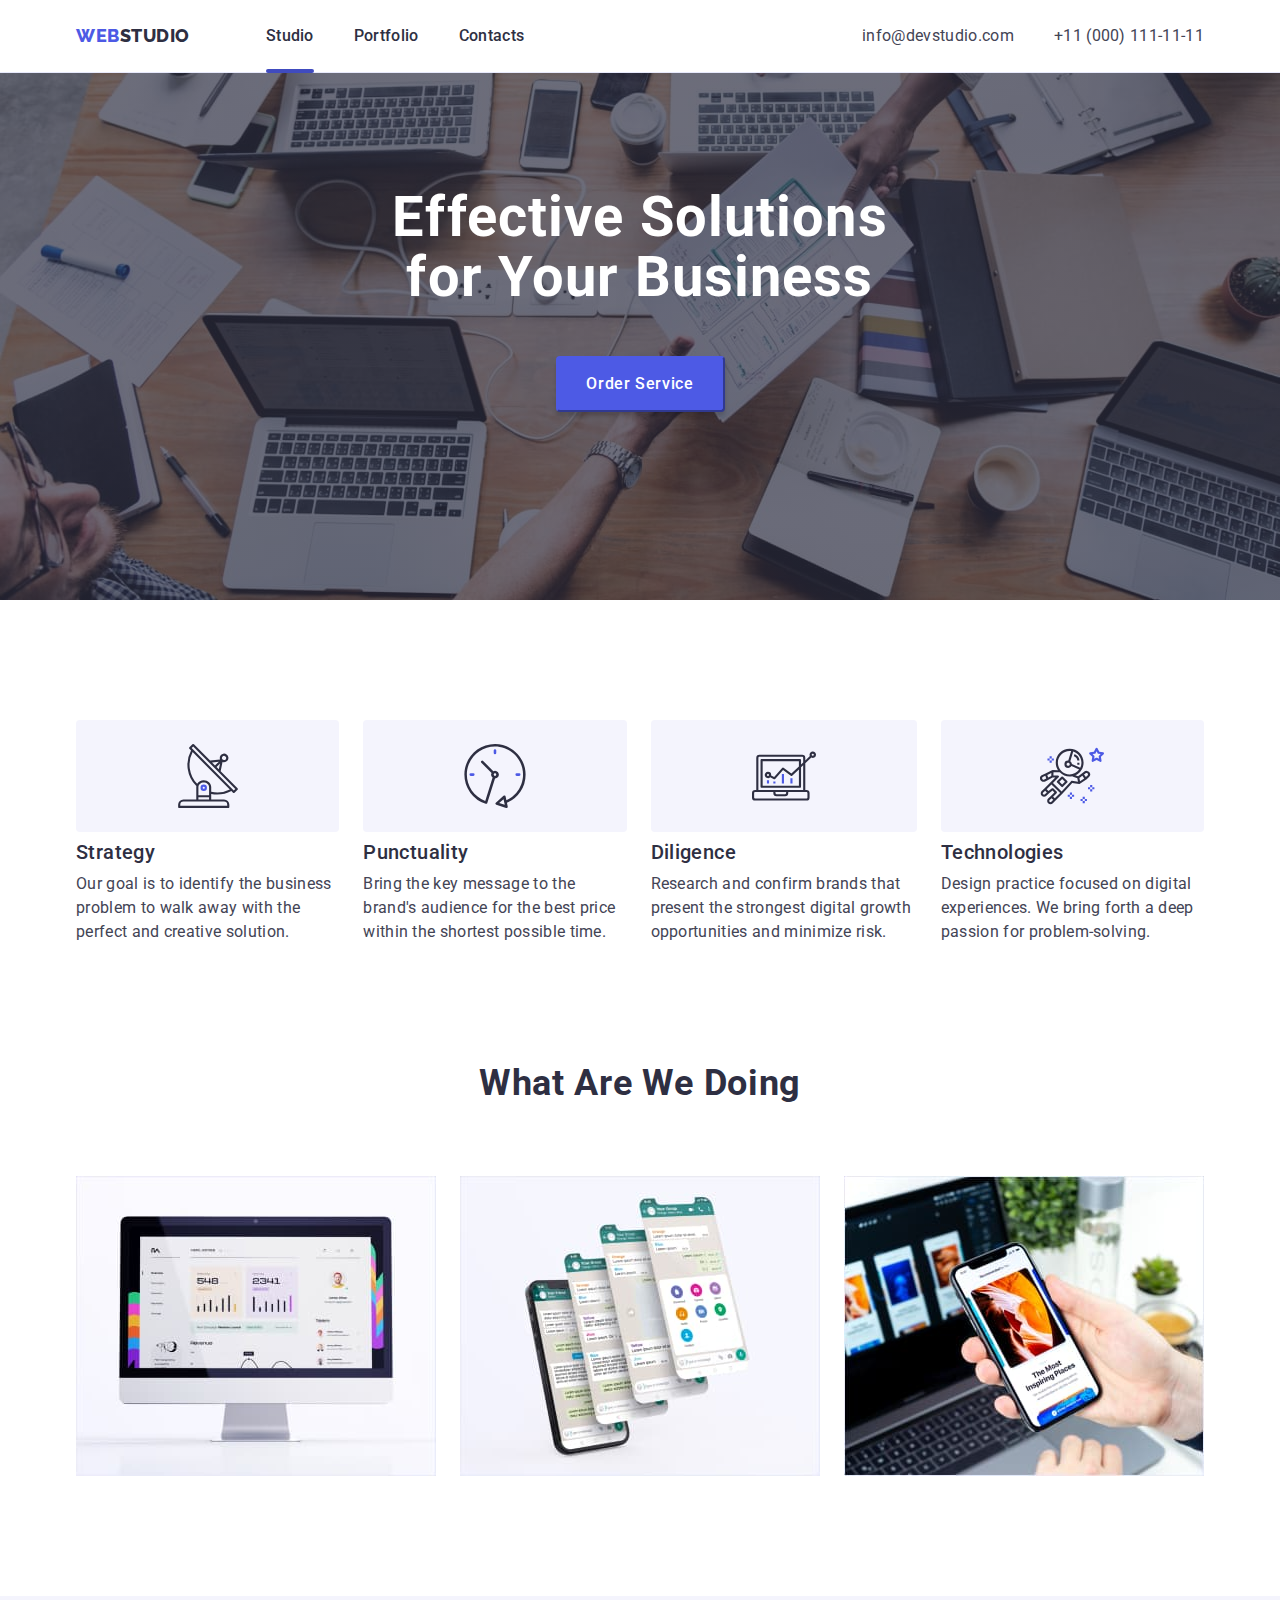
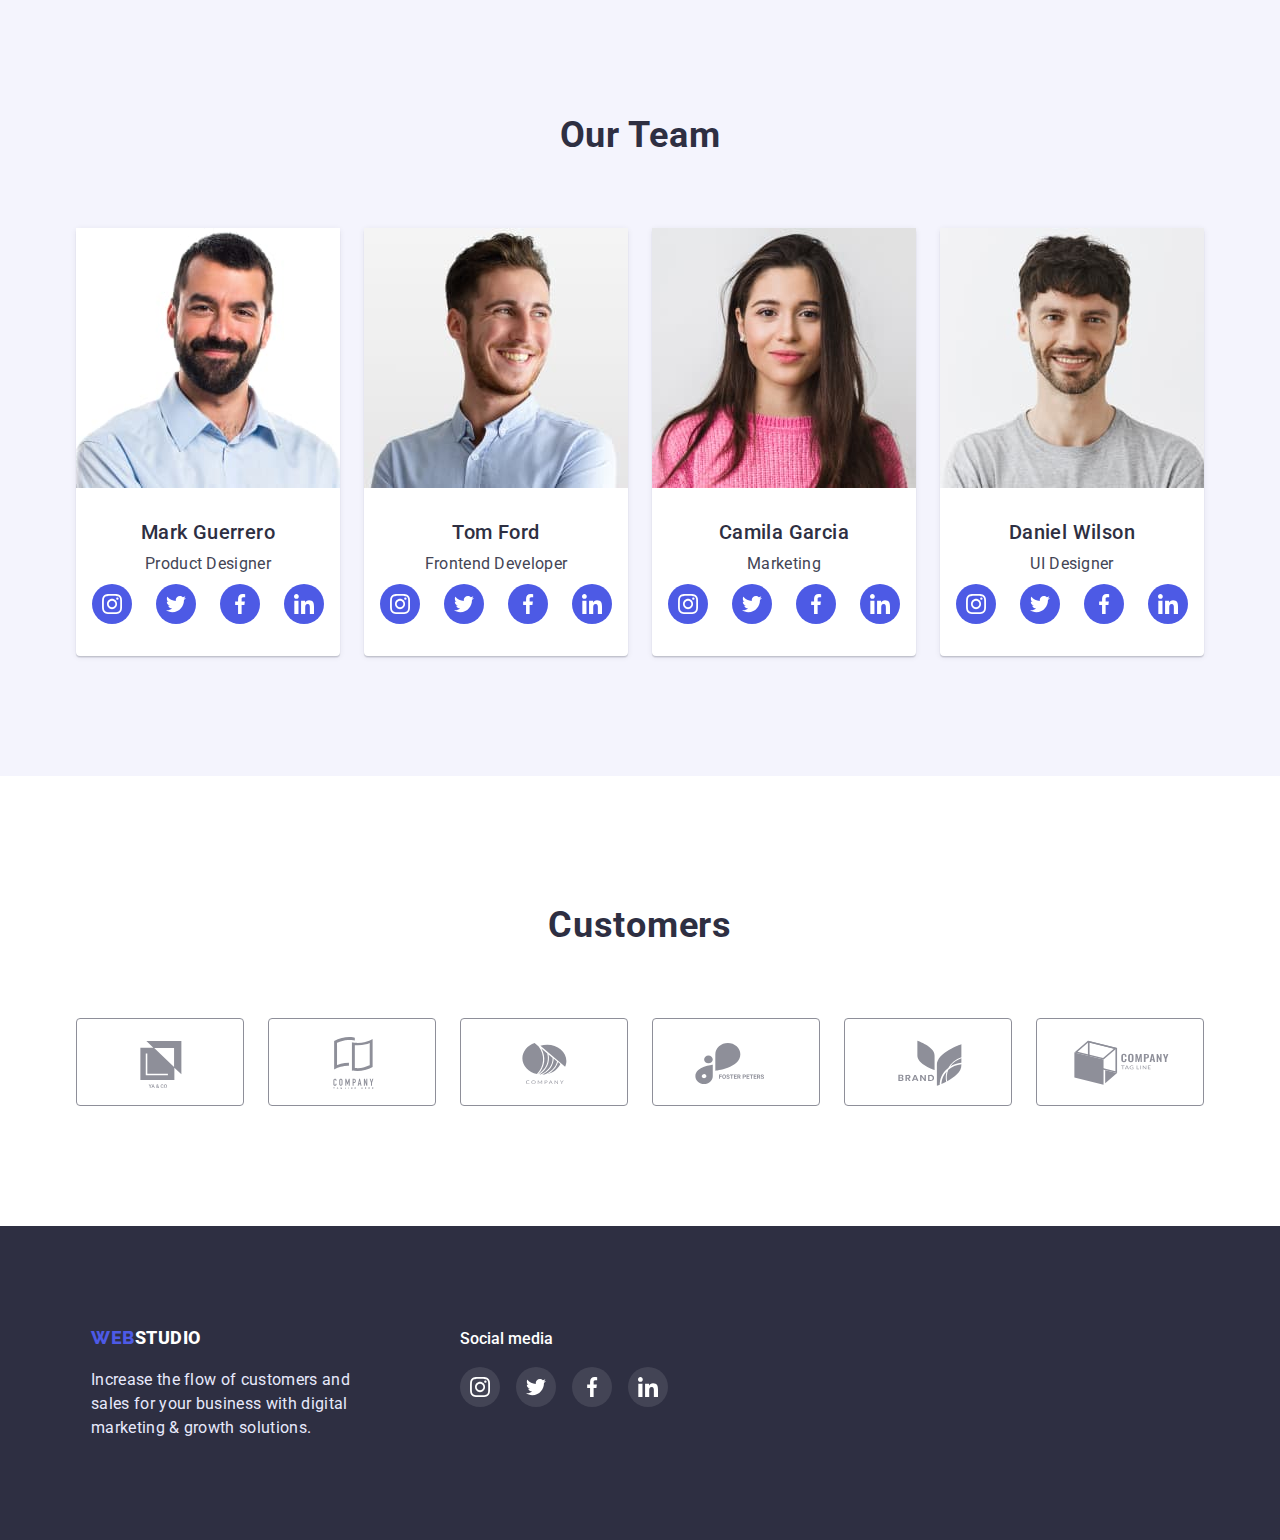
<file: index.html>
<!DOCTYPE html>
<html lang="en">
<head>
    <meta charset="UTF-8">
    <meta http-equiv="X-UA-Compatible" content="IE=edge">
    <meta name="viewport" content="width=device-width, initial-scale=1.0">
    <title>WEBStudio</title>
    <link rel="preconnect" href="https://fonts.googleapis.com">
    <link rel="preconnect" href="https://fonts.gstatic.com" crossorigin>
    <link href="https://fonts.googleapis.com/css2?family=Raleway:wght@800&family=Roboto:wght@400;500;700&display=swap" rel="stylesheet">
    <link rel="stylesheet" href="https://cdnjs.cloudflare.com/ajax/libs/modern-normalize/1.1.0/modern-normalize.min.css">
    <link rel="stylesheet" href="./css/styles.css">
</head>
<body>

        <header class="main-header">
            <div class="flex container">
            <nav class="menu  flex-box-nav">
                <a class="link logo " href="./index.html"><span class="first-part-logo ">Web</span>Studio</a>
                <ul class="list flex-nav">
                    <li class="menu-item">
                        <a class="menu-link link current" href="./index.html">Studio</a> </li>
                    <li class="menu-item">
                        <a class="menu-link link" href="./portfolio.html">Portfolio</a></li>
                    <li class="menu-item">
                        <a class="menu-link link" href="">Contacts</a></li>
                </ul>
            </nav>
            <ul class="list flex-contact">  
                <li><a class="link contact-email" href="mailto:info@devstudio.com">info@devstudio.com</a></li>
                <li><a class="link contact-phone-number" href="tel:+110001111111">+11 (000) 111-11-11</a></li>      
            </ul>
        </div>
        </header>
    
<main>
    <section class="hero">
        <div class="container box-hero">
        <h1 class="hero-tittle dark-theme">Effective Solutions for Your Business</h1>
        <button class="modal-btn" data-modal-open type="button">Order Service</button>
        </div>
    </section>
    <section class="tools">
        <div class="container box-tools">
    <h2 class="visually-hidden">Our tools</h2>
        <ul class="list flex main-flex-tools">
            <li class="tools-flex icon-antenna">
                <h3 class="title-tools ">Strategy</h3>
                <p class="section-description">Our goal is to identify the business
                    problem to walk away with the perfect and creative solution. </p>
            </li>
            <li class="tools-flex icon-clock">
                <h3 class="title-tools ">Punctuality</h3>
                <p class="section-description">Bring the key message to the brand's audience for the best price within the shortest possible time.</p>
            </li>
            <li class="tools-flex icon-diagram">
                <h3 class="title-tools">Diligence</h3>
                <p class="section-description">Research and confirm brands that present the strongest digital growth opportunities and minimize risk.</p>
            </li>
            <li class="tools-flex icon-astronaut">
                <h3 class="title-tools">Technologies</h3>
                <p class="section-description">Design practice focused on digital experiences. We bring forth a deep passion for problem-solving.</p>
            </li>
        </ul>
    </div>
    </section>
    <section class="functions">
        <div class="container">
        <h2 class="title-functions ">What are we doing</h2>
            <ul class="list flex">
                <li><a class="link" href=""><img src="./images/what-are-we-doing/display.jpg" alt="display with information" width="360"> </a></li>
                <li><a class="link" href=""><img src="./images/what-are-we-doing/display-variant.jpg" alt="variation of stiles display" width="360"></a></li>
                <li> <a class="link" href=""><img src="./images/what-are-we-doing/display-notebook.jpg" alt="display in front of notebook" width="360"></a></li>
            </ul>
        </div>
        </section>

    <section class="team">
        <div class="container box-tools">
        <h2 class="title-functions"> Our Team </h2>
        <ul class="list flex">
            <li class="team-bg">
                <a class="link" href=""><img src="./images/Our-Team/mark-guerrero.jpg" alt="Mark Guerrero" width="264"></a>
                <div class="box-team">
                <h3 class="subteam-title">Mark Guerrero</h3>
                <p class="paragraph-team">Product Designer</p>

                <ul class="team-list list">
                    <li class="team-soc-list">
                        <a href="" class="team-soc-link link"> 
                            <svg class="team-soc-icon" width="20" height="20">
                            <use href="./images/icons/soc-link/symbol-defs.svg#icon-instagram"></use>
                        </svg>   
                    </a>
                    </li>
                    <li class="team-soc-list">
                        <a href="" class="team-soc-link link"> 
                            <svg class="team-soc-icon" width="20" height="20">
                            <use href="./images/icons/soc-link/symbol-defs.svg#icon-twitter"></use>
                        </svg>   
                    </a>
                    </li>
                    <li class="team-soc-list">
                        <a href="" class="team-soc-link link"> 
                            <svg class="team-soc-icon" width="20" height="20">
                            <use href="./images/icons/soc-link/symbol-defs.svg#icon-facebook"></use>
                        </svg>   
                    </a>
                    </li>
                    <li class="team-soc-list">
                        <a href="" class="team-soc-link link"> 
                            <svg class="team-soc-icon" width="20" height="20">
                            <use href="./images/icons/soc-link/symbol-defs.svg#icon-linkedin"></use>
                        </svg>   
                    </a>
                    </li>
                </ul>
                </div>
            </li>
            <li class="team-bg">
                <a class="link" href=""><img src="./images/Our-Team/tom-ford.jpg" alt="Tom Ford" width="264"></a>
                <div class="box-team">
                <h3 class="subteam-title">Tom Ford</h3>
                <p class="paragraph-team">Frontend Developer</p>
                <ul class="team-list list">
                    <li class="team-soc-list">
                        <a href="" class="team-soc-link link"> 
                            <svg class="team-soc-icon" width="20" height="20">
                            <use href="./images/icons/soc-link/symbol-defs.svg#icon-instagram"></use>
                        </svg>   
                    </a>
                    </li>
                    <li class="team-soc-list">
                        <a href="" class="team-soc-link link"> 
                            <svg class="team-soc-icon" width="20" height="20">
                            <use href="./images/icons/soc-link/symbol-defs.svg#icon-twitter"></use>
                        </svg>   
                    </a>
                    </li>
                    <li class="team-soc-list">
                        <a href="" class="team-soc-link link"> 
                            <svg class="team-soc-icon" width="20" height="20">
                            <use href="./images/icons/soc-link/symbol-defs.svg#icon-facebook"></use>
                        </svg>   
                    </a>
                    </li>
                    <li class="team-soc-list">
                        <a href="" class="team-soc-link link"> 
                            <svg class="team-soc-icon" width="20" height="20">
                            <use href="./images/icons/soc-link/symbol-defs.svg#icon-linkedin"></use>
                        </svg>   
                    </a>
                    </li>
                </ul>
                </div>
            </li>
            <li class="team-bg">
                <a class="link" href=""><img src="./images/Our-Team/camila-garcia.jpg" alt="Camila Garcia" width="264"></a>
                <div class="box-team">
                <h3 class="subteam-title">Camila Garcia</h3>
                <p class="paragraph-team">Marketing</p>
                <ul class="team-list list">
                    <li class="team-soc-list">
                        <a href="" class="team-soc-link link"> 
                            <svg class="team-soc-icon" width="20" height="20">
                            <use href="./images/icons/soc-link/symbol-defs.svg#icon-instagram"></use>
                        </svg>   
                    </a>
                    </li>
                    <li class="team-soc-list">
                        <a href="" class="team-soc-link link"> 
                            <svg class="team-soc-icon" width="20" height="20">
                            <use href="./images/icons/soc-link/symbol-defs.svg#icon-twitter"></use>
                        </svg>   
                    </a>
                    </li>
                    <li class="team-soc-list">
                        <a href="" class="team-soc-link link"> 
                            <svg class="team-soc-icon" width="20" height="20">
                            <use href="./images/icons/soc-link/symbol-defs.svg#icon-facebook"></use>
                        </svg>   
                    </a>
                    </li>
                    <li class="team-soc-list">
                        <a href="" class="team-soc-link link"> 
                            <svg class="team-soc-icon" width="20" height="20">
                            <use href="./images/icons/soc-link/symbol-defs.svg#icon-linkedin"></use>
                        </svg>   
                    </a>
                    </li>
                </ul>
                </div>
            </li>
            <li class="team-bg">
                <a class="link" href=""><img src="./images/Our-Team/daniel-wilson.jpg" alt="Daniel Wilson" width="264"></a>
                <div class="box-team">
                <h3 class="subteam-title">Daniel Wilson</h3>
                <p class="paragraph-team">UI Designer</p>
                <ul class="team-list list">
                    <li class="team-soc-list">
                        <a href="" class="team-soc-link link"> 
                            <svg class="team-soc-icon" width="20" height="20">
                            <use href="./images/icons/soc-link/symbol-defs.svg#icon-instagram"></use>
                        </svg>   
                    </a>
                    </li>
                    <li class="team-soc-list">
                        <a href="" class="team-soc-link link"> 
                            <svg class="team-soc-icon" width="20" height="20">
                            <use href="./images/icons/soc-link/symbol-defs.svg#icon-twitter"></use>
                        </svg>   
                    </a>
                    </li>
                    <li class="team-soc-list">
                        <a href="" class="team-soc-link link"> 
                            <svg class="team-soc-icon" width="20" height="20">
                            <use href="./images/icons/soc-link/symbol-defs.svg#icon-facebook"></use>
                        </svg>   
                    </a>
                    </li>
                    <li class="team-soc-list">
                        <a href="" class="team-soc-link link"> 
                            <svg class="team-soc-icon" width="20" height="20">
                            <use href="./images/icons/soc-link/symbol-defs.svg#icon-linkedin"></use>
                        </svg>   
                    </a>
                    </li>
                </ul>
                </div>

            </li>
        </ul>
        </div>
    </section>
    <section class="customers">
        <div class="container customers-box">
        <h2 class="title-customers">Customers</h2>
            <ul class="custom-list list">
                
                    <li class="customers-item">
                    <a href="" class="customers-soc-link link"> 
                        <svg class="icon-customer" width="104" height="56">
                            <use href="./images/icons/logo/symbol-defs.svg#icon-ya-company"></use>
                        </svg> </a>
                    </li>
                    <li class="customers-item">
                        <a href="" class="customers-soc-link link"> <svg class="icon-customer" width="104" height="56">
                                <use href="./images/icons/logo/symbol-defs.svg#icon-tagline-here"  ></use>
                            </svg> </a>
                    </li>
                    <li class="customers-item">
                        <a href="" class="customers-soc-link link"> <svg class="icon-customer" width="104" height="56">
                                <use href="./images/icons/logo/symbol-defs.svg#icon-company"  ></use>
                            </svg> </a>
                        </li>
                    <li class="customers-item">
                        <a href="" class="customers-soc-link link"> <svg class="icon-customer" width="104" height="56">
                                <use href="./images/icons/logo/symbol-defs.svg#icon-foster-peters"  ></use>
                            </svg> </a>
                    </li>
                    <li class="customers-item">
                        <a href="" class="customers-soc-link link"> <svg class="icon-customer" width="104" height="56">
                                <use href="./images/icons/logo/symbol-defs.svg#icon-brand" ></use>
                            </svg> </a>
                        </li>
                    <li class="customers-item">
                        <a href="" class="customers-soc-link link"> <svg class="icon-customer" width="104" height="56">
                                <use href="./images/icons/logo/symbol-defs.svg#icon-tag-line"  ></use>
                                </svg> </a>
                    </li>                
            </ul>

        </div>
    </section>
</main>

<footer class="dark-theme footer-bg" >
    <div class="footer-media">
        <div class="dark-theme-container">
            <a class="link logo dark-theme" href="./index.html"><span class="first-part-logo">Web</span>Studio</a>
            <p class="info-footer" > Increase the flow of customers and sales for your business with digital marketing & growth solutions.</p>
        
    </div>
    <div class="social-media">
        <h3 class="title-media">
            Social media
        </h3>
        <ul class="footer-list list">
            <li class="footer-soc-list">
                <a href="" class=" footer-soc-link link"> 
                    <svg class="icon-footer" width="20" height="20" >
                    <use href="./images/icons/soc-link/symbol-defs.svg#icon-instagram"></use>
                </svg>   
            </a>
            </li>
            <li class="footer-soc-list">
                <a href="" class=" footer-soc-link link"> 
                    <svg class="icon-footer" width="20" height="20" >
                    <use href="./images/icons/soc-link/symbol-defs.svg#icon-twitter"></use>
                </svg>   
            </a>
            </li>
            <li class="footer-soc-list">
                <a href="" class=" footer-soc-link link"> 
                    <svg class="icon-footer" width="20" height="20" >
                    <use href="./images/icons/soc-link/symbol-defs.svg#icon-facebook"></use>
                </svg>   
            </a>
            </li>
            <li class="footer-soc-list">
                <a href="" class=" footer-soc-link link"> 
                    <svg class="icon-footer" width="20" height="20" >
                    <use href="./images/icons/soc-link/symbol-defs.svg#icon-linkedin"></use>
                </svg>   
            </a>
            </li>
        </ul>
    </div>
</div>
</footer>

<div class="backdrop is-hidden" data-modal>
    <div class="modal">
<button type="button" data-modal-close class="modal-close">
   
        <svg class="" width="8" height="8">
        <use href="./images/icons/modal-close/symbol-defs.svg#icon-close"></use>
        </svg>
    
</button>
    </div>
        </div>
<script src="./js/modal.js"></script>
</body>
</html>
</file>
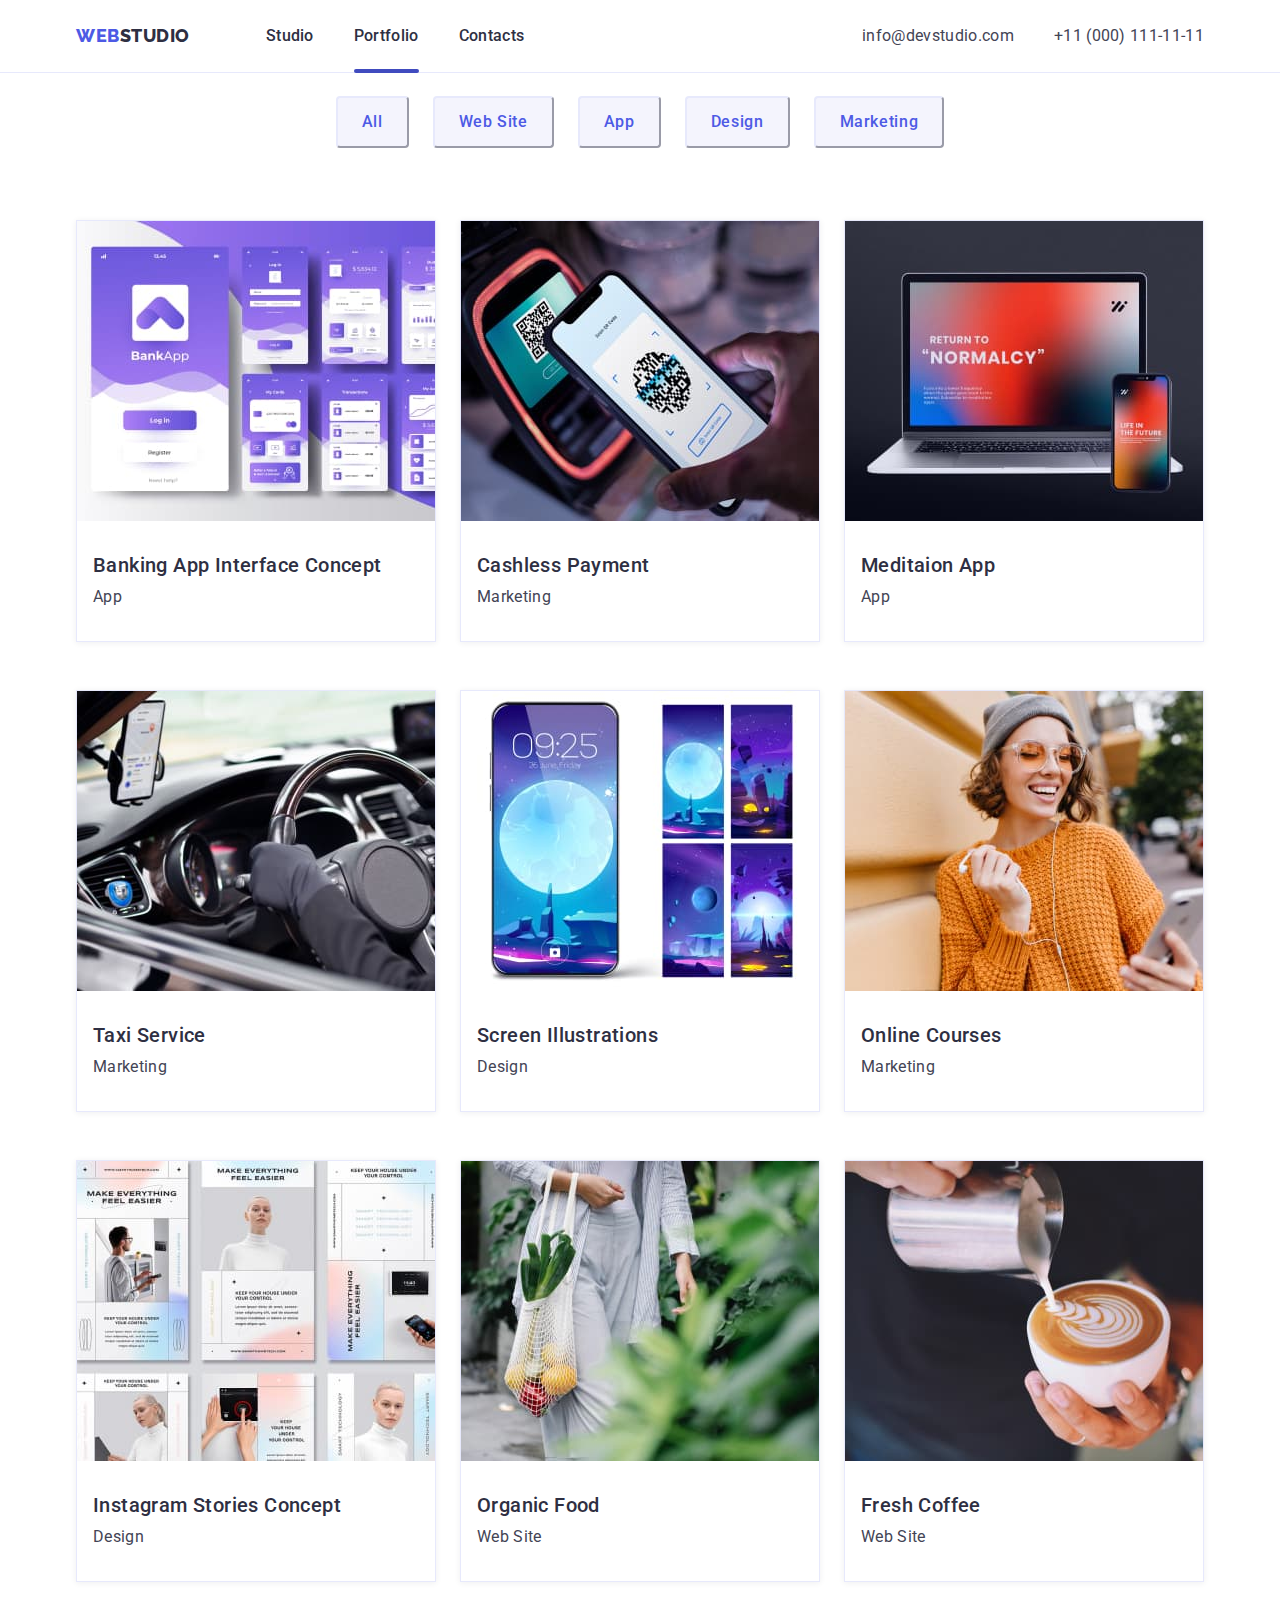
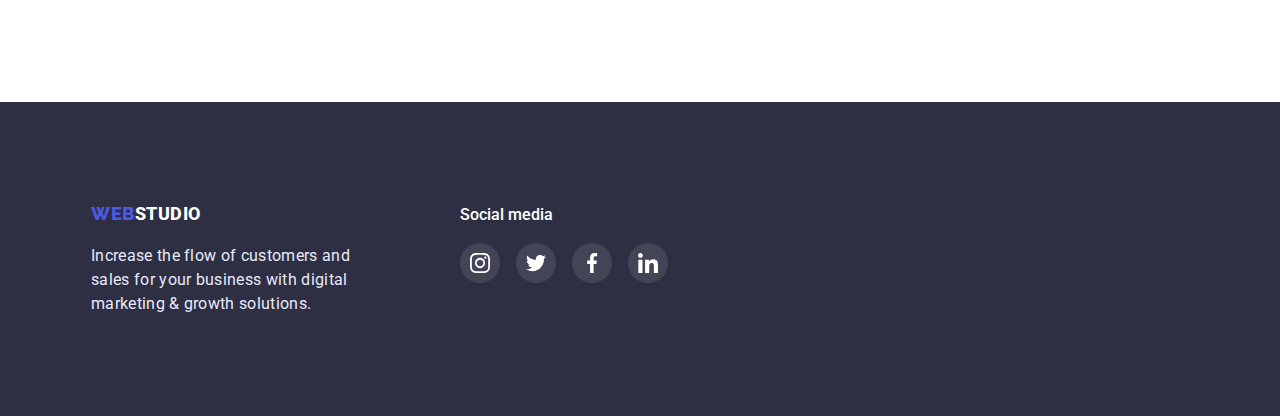
<file: portfolio.html>
<!DOCTYPE html>
<html lang="en">
<head>
    <meta charset="UTF-8">
    <meta http-equiv="X-UA-Compatible" content="IE=edge">
    <meta name="viewport" content="width=device-width, initial-scale=1.0">
    <title>Portfolio</title>
    <link rel="preconnect" href="https://fonts.googleapis.com">
    <link rel="preconnect" href="https://fonts.gstatic.com" crossorigin>
    <link href="https://fonts.googleapis.com/css2?family=Raleway:wght@800&family=Roboto:wght@400;500&display=swap" rel="stylesheet">
    <link rel="stylesheet" href="https://cdnjs.cloudflare.com/ajax/libs/modern-normalize/1.1.0/modern-normalize.min.css">
    <link rel="stylesheet" href="./css/styles.css">
</head>
<body>
    <header class="main-header">
        <div class="flex container">
        <nav class="menu  flex-box-nav">
            <a class="link logo " href="./index.html"><span class="first-part-logo ">Web</span>Studio</a>
            <ul class="list flex-nav">
                <li class="menu-item">
                        <a class="menu-link link" href="./index.html">Studio</a> </li>
                    <li class="menu-item">
                        <a class="menu-link link current" href="./index.html">Portfolio</a></li>
                    <li class="menu-item">
                        <a class="menu-link link" href="">Contacts</a></li>
                </ul>
            </nav>
            <ul class="list flex-contact">  
                <li><a class="link contact-email" href="mailto:info@devstudio.com">info@devstudio.com</a></li>
                <li><a class="link contact-phone-number" href="tel:+110001111111">+11 (000) 111-11-11</a></li>      
            </ul>
        </div>
        </header>
    <main>
    <section class="links-page">                                           
        <div class="container-main-portfolio">
        <h1 class="visually-hidden" >Links page</h1>
            <ul class="list main-font-navigation flex">
                <li>
                <button class="primary-theme-button main-font-navigation-button" type="button">All</button> 
                </li>
                <li>
                <button class="primary-theme-button main-font-navigation-button" type="button">Web Site</button> 
                </li>
                <li>
                <button class="primary-theme-button main-font-navigation-button" type="button">App</button>   
                </li>
                <li>
                <button class="primary-theme-button main-font-navigation-button" type="button">Design</button>   
                </li>
                <li>
                <button class="primary-theme-button main-font-navigation-button" type="button">Marketing</button>   
                </li>
            </ul>
        

        
        <ul class="list link flex-container">
            <li class="mix-box-portfolio">
                <div class="img-portfolio-wrap">
                    <img src="./images/Portfolio-images/banking-app-interface-concept.jpg" width="360" alt="Phone app">
                    <p class="portfolio-text">14 Stylish and User-Friendly App Design Concepts · Task Manager App · 
                Calorie Tracker App · 
                Exotic Fruit Ecommerce App · Cloud Storage App</p>
                </div>
                
                <div class="title-card">
                    <h2 class="main-font-image" >Banking App Interface Concept</h2>
                    <p class="secondary-font-image">App</p>
                </div>
            </li>
            <li class="mix-box-portfolio">
                <div class="img-portfolio-wrap">
                <img src="./images/Portfolio-images/cashless-payment.jpg" width="360" alt="Cashless Payment">
                <p class="portfolio-text">14 Stylish and User-Friendly App Design Concepts · Task Manager App · 
                    Calorie Tracker App · 
                    Exotic Fruit Ecommerce App · Cloud Storage App</p>
                </div>
                <div class="title-card">
                <h2 class="main-font-image">Cashless Payment</h2>
                <p class="secondary-font-image">Marketing</p>
                </div>
                                
            </li>
            <li class="mix-box-portfolio">
                <div class="img-portfolio-wrap">
                <img src="./images/Portfolio-images/meditaion-app.jpg" width="360" alt="Meditaion App">
                <p class="portfolio-text">14 Stylish and User-Friendly App Design Concepts · Task Manager App · 
                    Calorie Tracker App · 
                    Exotic Fruit Ecommerce App · Cloud Storage App</p>
                </div>
                <div class="title-card">
                <h2 class="main-font-image">Meditaion App</h2>
                <p class="secondary-font-image">App</p>
                </div>
            </li>
            <li class="mix-box-portfolio">
                <div class="img-portfolio-wrap"> 
                <img src="./images/Portfolio-images/taxi-service.jpg" width="360" alt="Hands driver">
                <p class="portfolio-text">14 Stylish and User-Friendly App Design Concepts · Task Manager App · 
                    Calorie Tracker App · 
                    Exotic Fruit Ecommerce App · Cloud Storage App</p>
                </div>
                <div class="title-card">
                <h2 class="main-font-image">Taxi Service</h2>
                <p class="secondary-font-image">Marketing</p>
                </div>
            </li>
            <li class="mix-box-portfolio">
                <div class="img-portfolio-wrap"> 
                <img src="./images/Portfolio-images/screen-illustrations.jpg" width="360" alt="Phone themes">
                <p class="portfolio-text">14 Stylish and User-Friendly App Design Concepts · Task Manager App · 
                    Calorie Tracker App · 
                    Exotic Fruit Ecommerce App · Cloud Storage App</p>
                </div>
                <div class="title-card">
                <h2 class="main-font-image">Screen Illustrations</h2>
                <p class="secondary-font-image">Design</p>
                </div>
            </li>
            <li class="mix-box-portfolio">
                <div class="img-portfolio-wrap"> 
                <img src="./images/Portfolio-images/online-courses.jpg" width="360" alt="Smiling girl">
                <p class="portfolio-text">14 Stylish and User-Friendly App Design Concepts · Task Manager App · 
                    Calorie Tracker App · 
                    Exotic Fruit Ecommerce App · Cloud Storage App</p>
                </div>
                <div class="title-card">
                <h2 class="main-font-image">Online Courses</h2>
                <p class="secondary-font-image">Marketing</p>
                </div>
            </li>
            <li class="mix-box-portfolio">
                <div class="img-portfolio-wrap"> 
                <img src="./images/Portfolio-images/instagram-stories-concept.jpg" width="360" alt="Pages of site">
                <p class="portfolio-text">14 Stylish and User-Friendly App Design Concepts · Task Manager App · 
                    Calorie Tracker App · 
                    Exotic Fruit Ecommerce App · Cloud Storage App</p>
                </div>
                <div class="title-card">
                <h2 class="main-font-image">Instagram Stories Concept</h2>
                <p class="secondary-font-image">Design</p>
                </div>
            </li>
            <li class="mix-box-portfolio">
                <div class="img-portfolio-wrap"> 
                <img src="./images/Portfolio-images/organic-food.jpg" width="360" alt="Mesh with vegetables">
                <p class="portfolio-text">14 Stylish and User-Friendly App Design Concepts · Task Manager App · 
                    Calorie Tracker App · 
                    Exotic Fruit Ecommerce App · Cloud Storage App</p>
                </div>
                <div class="title-card">
                <h2 class="main-font-image">Organic Food</h2>
                <p class="secondary-font-image">Web Site</p>
                </div>
            </li>
            <li class="mix-box-portfolio">
                <div class="img-portfolio-wrap"> 
                <img src="./images/Portfolio-images/fresh-coffee.jpg" width="360" alt="Cappucino">
                <p class="portfolio-text">14 Stylish and User-Friendly App Design Concepts · Task Manager App · 
                    Calorie Tracker App · 
                    Exotic Fruit Ecommerce App · Cloud Storage App</p>
                </div>
                <div class="title-card">
                <h2 class="main-font-image">Fresh Coffee</h2>
                <p class="secondary-font-image">Web Site</p>
                </div>
            </li>
            
        </ul>
    </div>
    </section>

</main>
<footer class="dark-theme footer-bg" >
    <div class="footer-media">
        <div class="dark-theme-container">
            <a class="link logo dark-theme" href="./index.html"><span class="first-part-logo">Web</span>Studio</a>
            <p class="info-footer" > Increase the flow of customers and sales for your business with digital marketing & growth solutions.</p>
        
    </div>
    <div class="social-media">
        <h3 class="title-media">
            Social media
        </h3>
        <ul class="footer-list list">
            <li class="footer-soc-list">
                <a href="" class=" footer-soc-link link"> 
                    <svg class="icon-footer" width="20" height="20" >
                    <use href="./images/icons/soc-link/symbol-defs.svg#icon-instagram"></use>
                </svg>   
            </a>
            </li>
            <li class="footer-soc-list">
                <a href="" class=" footer-soc-link link"> 
                    <svg class="icon-footer" width="20" height="20" >
                    <use href="./images/icons/soc-link/symbol-defs.svg#icon-twitter"></use>
                </svg>   
            </a>
            </li>
            <li class="footer-soc-list">
                <a href="" class=" footer-soc-link link"> 
                    <svg class="icon-footer" width="20" height="20" >
                    <use href="./images/icons/soc-link/symbol-defs.svg#icon-facebook"></use>
                </svg>   
            </a>
            </li>
            <li class="footer-soc-list">
                <a href="" class=" footer-soc-link link"> 
                    <svg class="icon-footer" width="20" height="20" >
                    <use href="./images/icons/soc-link/symbol-defs.svg#icon-linkedin"></use>
                </svg>   
            </a>
            </li>
        </ul>
    </div>
</div>
</footer> 
        
</body>
</html>
</file>
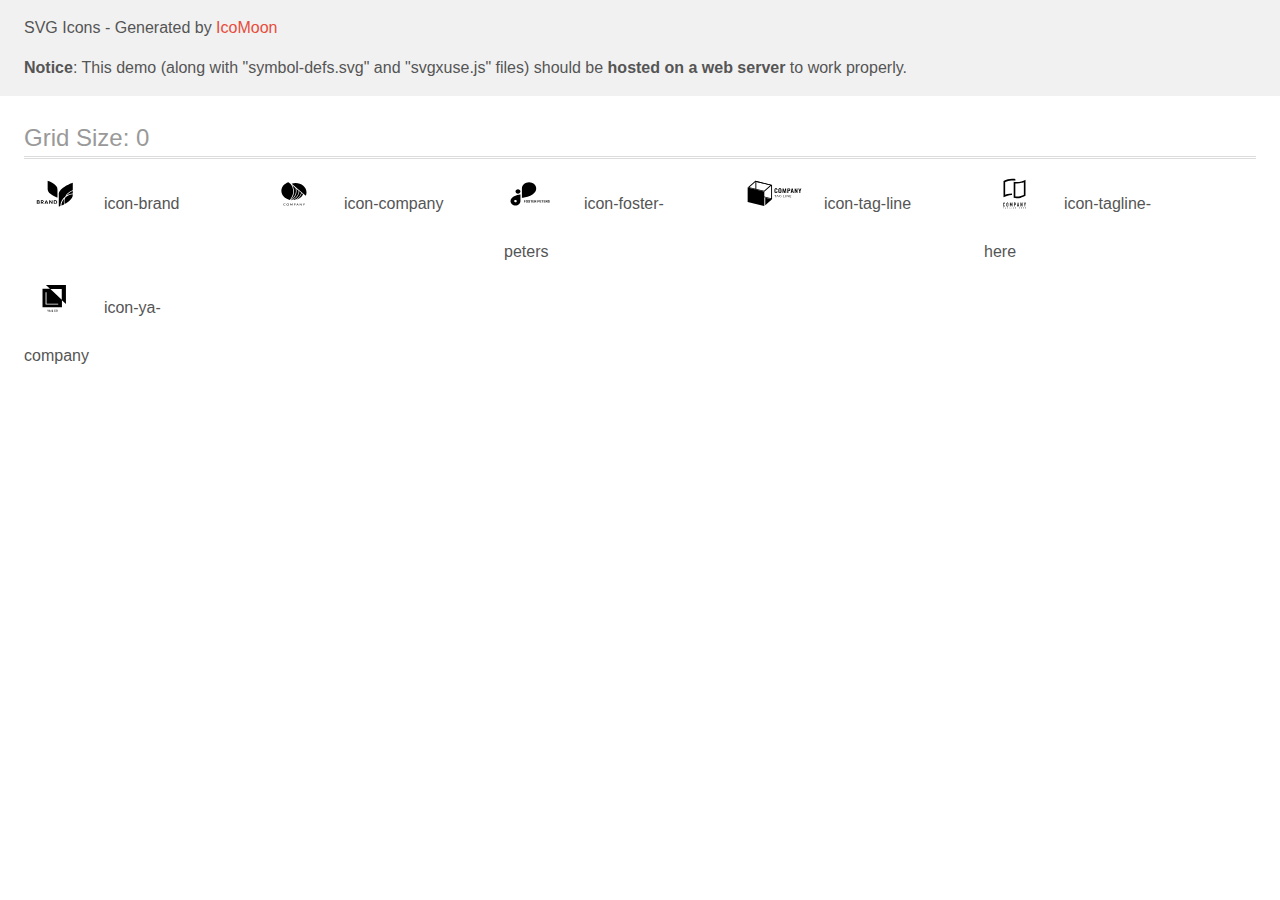
<file: images/icons/logo/Новая папка/demo-external-svg.html>
<!doctype html>
<html>
<head>
    <title>IcoMoon - SVG Icons</title>
    <meta charset="utf-8">
    <meta name="viewport" content="width=device-width, initial-scale=1">
    <link rel="stylesheet" href="demo-files/demo.css">
    <link rel="stylesheet" href="style.css">
</head>
<body>
<header class="bgc1 clearfix">
<div class="mhl">
    <p>SVG Icons - Generated by <a href="https://icomoon.io/app">IcoMoon</a></p><p><strong>Notice</strong>: This demo (along with "symbol-defs.svg" and "svgxuse.js" files) should be <b>hosted on a web server</b> to work properly.</p>
</div>
</header>
    <div class="clearfix mhl ptl">
        <h1 class="mvm mtn fgc1">Grid Size: 0</h1>
        <div class="glyph fs1">
            <div class="clearfix pbs">
                <svg class="icon icon-brand"><use xlink:href="symbol-defs.svg#icon-brand"></use></svg><span class="name"> icon-brand</span>
            </div>
        </div>
        <div class="glyph fs1">
            <div class="clearfix pbs">
                <svg class="icon icon-company"><use xlink:href="symbol-defs.svg#icon-company"></use></svg><span class="name"> icon-company</span>
            </div>
        </div>
        <div class="glyph fs1">
            <div class="clearfix pbs">
                <svg class="icon icon-foster-peters"><use xlink:href="symbol-defs.svg#icon-foster-peters"></use></svg><span class="name"> icon-foster-peters</span>
            </div>
        </div>
        <div class="glyph fs1">
            <div class="clearfix pbs">
                <svg class="icon icon-tag-line"><use xlink:href="symbol-defs.svg#icon-tag-line"></use></svg><span class="name"> icon-tag-line</span>
            </div>
        </div>
        <div class="glyph fs1">
            <div class="clearfix pbs">
                <svg class="icon icon-tagline-here"><use xlink:href="symbol-defs.svg#icon-tagline-here"></use></svg><span class="name"> icon-tagline-here</span>
            </div>
        </div>
        <div class="glyph fs1">
            <div class="clearfix pbs">
                <svg class="icon icon-ya-company"><use xlink:href="symbol-defs.svg#icon-ya-company"></use></svg><span class="name"> icon-ya-company</span>
            </div>
        </div>
  </div>
<script defer src="svgxuse.js"></script>
</body>
</html>
</file>
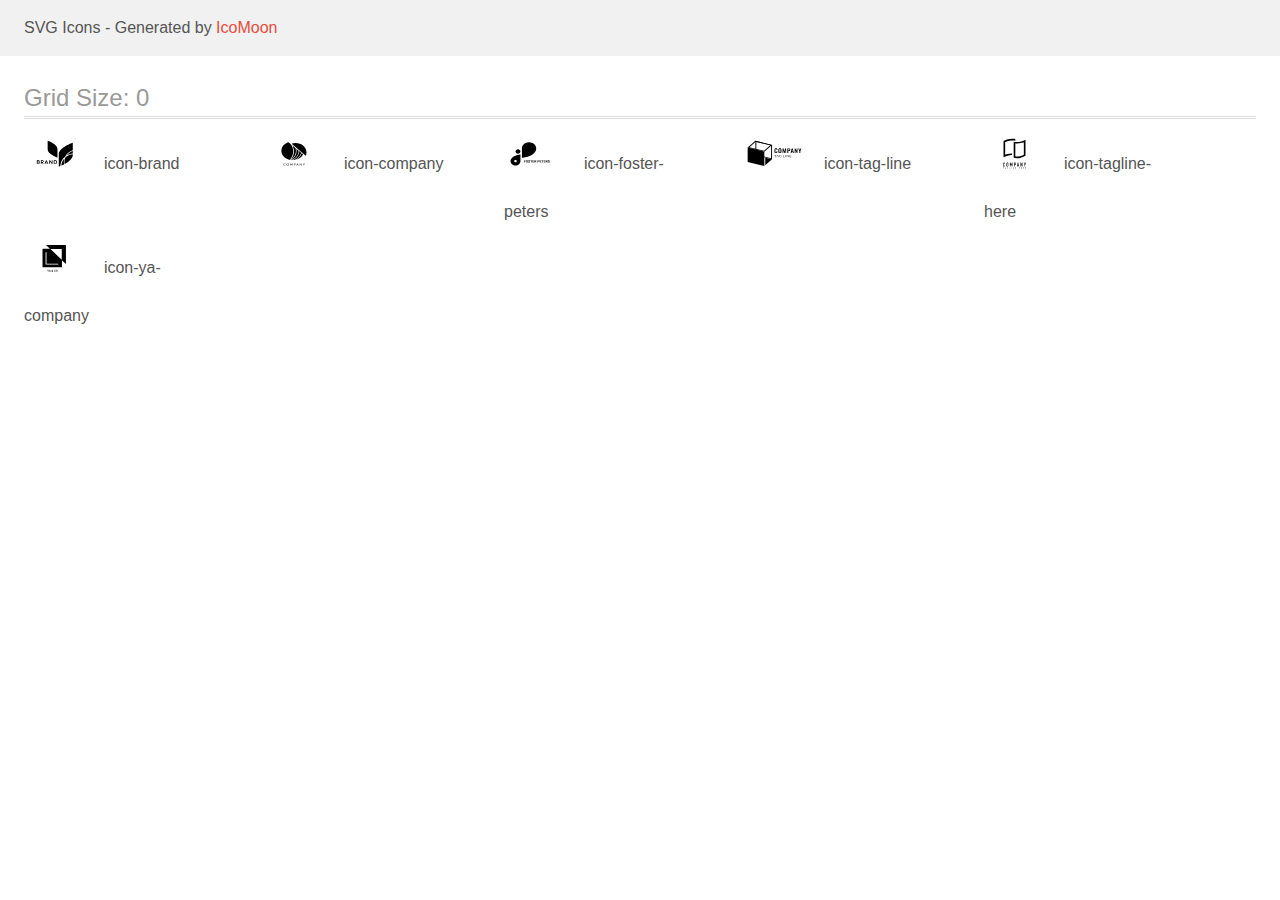
<file: images/icons/logo/Новая папка/demo.html>
<!doctype html>
<html>
<head>
    <title>IcoMoon - SVG Icons</title>
    <meta charset="utf-8">
    <meta name="viewport" content="width=device-width, initial-scale=1">
    <link rel="stylesheet" href="demo-files/demo.css">
    <link rel="stylesheet" href="style.css">
</head>
<body>
<svg aria-hidden="true" style="position: absolute; width: 0; height: 0; overflow: hidden;" version="1.1" xmlns="http://www.w3.org/2000/svg" xmlns:xlink="http://www.w3.org/1999/xlink">
<defs>
<symbol id="icon-brand" viewBox="0 0 59 32">
<path d="M15.31 25.356c0.14 0.157 0.215 0.352 0.211 0.553 0.007 0.131-0.019 0.262-0.075 0.383s-0.143 0.229-0.252 0.315c-0.239 0.162-0.534 0.258-0.851 0.258-0.035 0-0.070-0.001-0.105-0.004l0.005 0h-1.671v-3.504h1.637c0.029-0.002 0.063-0.003 0.097-0.003 0.301 0 0.581 0.088 0.817 0.239l-0.006-0.004c0.105 0.080 0.189 0.181 0.245 0.294s0.080 0.238 0.073 0.362c0.010 0.193-0.058 0.383-0.19 0.535-0.129 0.138-0.3 0.236-0.492 0.273l-0.006 0.001c0.222 0.037 0.422 0.143 0.565 0.299zM13.349 24.827h0.7c0.159 0.011 0.317-0.030 0.445-0.116 0.051-0.041 0.092-0.093 0.119-0.153l0.001-0.003c0.020-0.045 0.032-0.097 0.032-0.152 0-0.012-0.001-0.025-0.002-0.037l0 0.002c0.001-0.009 0.001-0.019 0.001-0.029 0-0.057-0.012-0.11-0.034-0.159l0.001 0.003c-0.028-0.062-0.067-0.114-0.116-0.156l-0.001-0c-0.113-0.075-0.252-0.12-0.401-0.12-0.020 0-0.040 0.001-0.060 0.002l0.003-0h-0.689v0.919zM14.562 26.171c0.055-0.042 0.098-0.096 0.128-0.158l0.001-0.003c0.024-0.049 0.037-0.107 0.037-0.168 0-0.010-0-0.019-0.001-0.028l0 0.001c0.001-0.007 0.001-0.016 0.001-0.025 0-0.063-0.014-0.122-0.040-0.175l0.001 0.002c-0.032-0.065-0.076-0.119-0.13-0.161l-0.001-0.001c-0.121-0.080-0.269-0.128-0.429-0.128-0.016 0-0.033 0-0.049 0.002l0.002-0h-0.734v0.964h0.743c0.167 0.009 0.333-0.034 0.47-0.122zM18.657 26.863l-0.911-1.37h-0.343v1.369h-0.783v-3.504h1.483c0.032-0.002 0.069-0.004 0.107-0.004 0.348 0 0.67 0.113 0.93 0.304l-0.004-0.003c0.207 0.19 0.333 0.441 0.353 0.707s-0.066 0.529-0.242 0.743c-0.183 0.189-0.433 0.315-0.707 0.357l0.97 1.4h-0.851zM17.403 25.015h0.641c0.445 0 0.667-0.177 0.667-0.531 0.001-0.009 0.001-0.019 0.001-0.029 0-0.066-0.014-0.129-0.038-0.187l0.001 0.003c-0.030-0.071-0.073-0.132-0.127-0.181l-0-0c-0.122-0.090-0.275-0.144-0.441-0.144-0.022 0-0.044 0.001-0.065 0.003l0.003-0h-0.649l0.008 1.066zM22.939 26.157h-1.562l-0.276 0.705h-0.821l1.434-3.465h0.888l1.428 3.465h-0.822l-0.27-0.705zM22.73 25.627l-0.571-1.479-0.57 1.479h1.141zM28.299 26.863h-0.777l-1.744-2.383v2.383h-0.776v-3.505h0.776l1.743 2.397v-2.397h0.778v3.504zM32.737 26.023c-0.169 0.27-0.409 0.482-0.693 0.614l-0.010 0.004c-0.338 0.154-0.714 0.23-1.093 0.221h-1.385v-3.504h1.385c0.019-0.001 0.042-0.001 0.064-0.001 0.372 0 0.726 0.080 1.045 0.223l-0.016-0.006c0.298 0.135 0.543 0.349 0.703 0.611 0.16 0.285 0.243 0.6 0.243 0.919-0.001 0.338-0.091 0.655-0.248 0.928l0.005-0.009zM31.847 25.94c0.211-0.216 0.341-0.511 0.344-0.836v-0c-0.003-0.326-0.133-0.62-0.344-0.836l0 0c-0.242-0.188-0.55-0.301-0.884-0.301-0.031 0-0.063 0.001-0.094 0.003l0.004-0h-0.54v2.269h0.54c0.027 0.002 0.058 0.003 0.090 0.003 0.334 0 0.642-0.113 0.887-0.303l-0.003 0.002zM23.426 3.867s10.038 3.411 9.825 8.349v8.351s-10.031-3.414-9.822-8.351l-0.003-8.349zM42.194 18.611c1.895-1.175 4.089-1.903 6.378-2.116v-2.614c-2.638 0.915-4.875 2.574-6.378 4.73z"></path>
<path d="M41.055 19.399c1.551-2.813 4.242-4.983 7.517-6.065v-7.533s-14.296 4.86-13.994 11.891v11.889s0.637-0.217 1.639-0.625c0-0.38 0-0.763 0.046-1.149 0.296-3.264 2.019-6.289 4.792-8.409z"></path>
<path d="M39.695 23.815c0.084-0.899 0.261-1.726 0.523-2.513l-0.023 0.079c-1.727 1.831-2.772 4.103-2.99 6.497-0.021 0.226-0.032 0.451-0.038 0.685 1.198-0.515 2.101-0.951 2.987-1.418l-0.237 0.114c-0.171-0.73-0.269-1.569-0.269-2.43 0-0.357 0.017-0.709 0.050-1.057l-0.003 0.044zM40.263 23.858c-0.028 0.289-0.044 0.624-0.044 0.963 0 0.763 0.080 1.506 0.233 2.224l-0.012-0.070c3.906-2.104 8.294-5.354 8.125-9.283v-0.343c-2.79 0.282-5.401 1.38-7.431 3.126-0.448 0.989-0.757 2.136-0.868 3.341l-0.003 0.042z"></path>
</symbol>
<symbol id="icon-company" viewBox="0 0 59 32">
<path d="M21.034 28.127c0.009 0 0.018 0.002 0.026 0.006s0.016 0.008 0.023 0.013l-0-0 0.126 0.119c-0.099 0.096-0.216 0.172-0.347 0.223l-0.007 0.002c-0.16 0.057-0.331 0.085-0.503 0.081-0.008 0-0.017 0-0.026 0-0.16 0-0.314-0.028-0.457-0.079l0.009 0.003c-0.138-0.049-0.256-0.122-0.357-0.213l0.001 0.001c-0.097-0.090-0.175-0.2-0.228-0.323l-0.002-0.006c-0.051-0.121-0.081-0.262-0.081-0.41 0-0.004 0-0.009 0-0.013v0.001c-0-0.004-0-0.009-0-0.014 0-0.148 0.032-0.289 0.090-0.416l-0.003 0.006c0.055-0.122 0.138-0.234 0.245-0.329 0.107-0.092 0.233-0.165 0.37-0.212l0.008-0.002c0.141-0.048 0.303-0.076 0.471-0.076 0.006 0 0.011 0 0.017 0h-0.001c0.154-0.003 0.309 0.021 0.453 0.069 0.125 0.047 0.24 0.111 0.339 0.19l-0.106 0.127c-0.008 0.009-0.016 0.017-0.026 0.023l-0 0c-0.011 0.006-0.023 0.010-0.037 0.010-0.002 0-0.004-0-0.006-0l0 0c-0.017-0.001-0.033-0.006-0.046-0.014l0 0-0.057-0.034-0.078-0.043c-0.072-0.035-0.156-0.061-0.244-0.075l-0.005-0.001c-0.052-0.008-0.111-0.013-0.172-0.013-0.006 0-0.011 0-0.017 0h0.001c-0.004-0-0.008-0-0.012-0-0.121 0-0.237 0.021-0.345 0.059l0.007-0.002c-0.106 0.037-0.197 0.091-0.275 0.16l0.001-0.001c-0.079 0.074-0.139 0.16-0.178 0.254-0.041 0.095-0.065 0.207-0.065 0.323 0 0.004 0 0.008 0 0.012v-0.001c-0 0.004-0 0.008-0 0.013 0 0.118 0.024 0.23 0.067 0.332l-0.002-0.006c0.081 0.193 0.238 0.34 0.432 0.407l0.005 0.002c0.103 0.037 0.213 0.055 0.325 0.054 0.065 0.001 0.129-0.003 0.193-0.011 0.16-0.016 0.303-0.079 0.418-0.175l-0.001 0.001c0.016-0.013 0.037-0.021 0.060-0.022h0zM24.678 27.531c0.002 0.143-0.027 0.286-0.085 0.419-0.056 0.129-0.137 0.238-0.237 0.325l-0.001 0.001c-0.105 0.093-0.232 0.166-0.373 0.213-0.143 0.048-0.308 0.075-0.479 0.075s-0.336-0.028-0.49-0.079l0.011 0.003c-0.143-0.050-0.267-0.123-0.373-0.215l0.001 0.001c-0.101-0.090-0.182-0.199-0.237-0.323l-0.002-0.006c-0.054-0.124-0.085-0.268-0.085-0.42s0.031-0.296 0.088-0.427l-0.003 0.007c0.054-0.122 0.135-0.234 0.24-0.33 0.106-0.090 0.232-0.16 0.371-0.206 0.309-0.103 0.65-0.103 0.959 0 0.14 0.049 0.267 0.121 0.372 0.214 0.199 0.178 0.324 0.435 0.324 0.721 0 0.009-0 0.018-0 0.026l0-0.001zM24.346 27.531c0.003-0.114-0.017-0.229-0.059-0.337-0.077-0.196-0.234-0.345-0.431-0.409l-0.005-0.001c-0.104-0.035-0.224-0.055-0.349-0.055s-0.244 0.020-0.357 0.058l0.008-0.002c-0.104 0.036-0.193 0.090-0.267 0.16l0-0c-0.073 0.068-0.131 0.152-0.169 0.247l-0.002 0.005c-0.080 0.22-0.080 0.455 0 0.674 0.035 0.093 0.094 0.179 0.17 0.252 0.074 0.069 0.166 0.123 0.267 0.158 0.225 0.072 0.472 0.072 0.697 0 0.101-0.035 0.193-0.089 0.266-0.158 0.076-0.073 0.133-0.159 0.169-0.252 0.042-0.109 0.063-0.223 0.059-0.337zM27.163 27.885l0.033 0.075c0.013-0.027 0.024-0.051 0.037-0.075 0.012-0.026 0.026-0.050 0.041-0.074l0.806-1.251c0.016-0.022 0.030-0.035 0.046-0.040s0.035-0.007 0.054-0.007c0.004 0 0.009 0 0.013 0l-0.001-0h0.238v2.036h-0.282v-1.56c-0.001-0.011-0.001-0.023-0.001-0.035s0-0.025 0.001-0.037l-0 0.002-0.811 1.269c-0.011 0.020-0.027 0.036-0.047 0.046l-0.001 0c-0.020 0.011-0.043 0.017-0.068 0.017-0 0-0.001 0-0.001 0h-0.046c-0.001 0-0.001 0-0.002 0-0.025 0-0.048-0.006-0.069-0.018l0.001 0c-0.020-0.011-0.036-0.026-0.047-0.045l-0-0.001-0.834-1.278v1.634h-0.273v-2.032h0.238c0.003-0 0.006-0 0.010-0 0.020 0 0.039 0.003 0.057 0.007l-0.002-0c0.019 0.008 0.035 0.021 0.044 0.038l0 0 0.823 1.253c0.017 0.023 0.030 0.048 0.041 0.073zM30.197 27.784v0.762h-0.315v-2.033h0.703c0.133-0.002 0.266 0.013 0.393 0.045 0.102 0.025 0.197 0.067 0.278 0.126 0.067 0.052 0.121 0.12 0.156 0.197l0.001 0.003c0.037 0.083 0.055 0.171 0.054 0.26 0 0.003 0 0.006 0 0.009 0 0.185-0.089 0.35-0.227 0.453l-0.001 0.001c-0.079 0.060-0.173 0.106-0.274 0.134l-0.006 0.001c-0.122 0.033-0.251 0.049-0.379 0.047l-0.382-0.006zM30.197 27.566h0.382c0.083 0.001 0.166-0.010 0.245-0.031 0.067-0.019 0.126-0.049 0.178-0.088l-0.001 0.001c0.089-0.071 0.145-0.179 0.145-0.301 0-0.002 0-0.003-0-0.005v0c0-0.006 0.001-0.013 0.001-0.021 0-0.053-0.012-0.103-0.034-0.147l0.001 0.002c-0.027-0.055-0.064-0.102-0.11-0.138l-0.001-0.001c-0.106-0.070-0.235-0.111-0.374-0.111-0.017 0-0.035 0.001-0.052 0.002l0.002-0h-0.382v0.838zM34.437 28.549h-0.249c-0.001 0-0.003 0-0.004 0-0.024 0-0.046-0.007-0.065-0.019l0 0c-0.017-0.012-0.031-0.028-0.041-0.046l-0-0.001-0.214-0.492h-1.078l-0.222 0.491c-0.009 0.019-0.022 0.034-0.039 0.045l-0 0c-0.019 0.013-0.042 0.021-0.067 0.021-0.001 0-0.003-0-0.004-0h-0.249l0.946-2.036h0.328l0.959 2.036zM32.875 27.793h0.89l-0.375-0.829c-0.025-0.053-0.050-0.116-0.069-0.182l-0.002-0.009-0.036 0.106c-0.011 0.033-0.023 0.062-0.034 0.086l-0.373 0.829zM35.8 26.522c0.019 0.009 0.034 0.021 0.047 0.036l0 0 1.381 1.535v-1.581h0.282v2.036h-0.158c-0.002 0-0.004 0-0.006 0-0.021 0-0.041-0.004-0.060-0.012l0.001 0c-0.020-0.010-0.036-0.023-0.050-0.038l-0-0-1.378-1.534c0.001 0.011 0.001 0.023 0.001 0.035s-0 0.025-0.001 0.037l0-0.002v1.513h-0.282v-2.036h0.167c0.019-0.001 0.039 0.002 0.057 0.009zM39.834 27.739v0.809h-0.315v-0.809l-0.872-1.226h0.282c0.002-0 0.005-0 0.007-0 0.023 0 0.044 0.006 0.061 0.018l-0-0c0.017 0.013 0.031 0.029 0.042 0.046l0.546 0.791c0.037 0.052 0.070 0.112 0.094 0.175l0.002 0.005 0.041-0.087c0.015-0.032 0.034-0.063 0.054-0.093l0.538-0.797c0.012-0.017 0.025-0.031 0.041-0.043l0-0c0.017-0.013 0.039-0.020 0.062-0.020 0.002 0 0.004 0 0.006 0h0.285l-0.874 1.232zM27.007 23.095c0.137 0.015 0.276 0.027 0.417 0.038 2.129-0.813 3.929-2.145 5.177-3.828s1.887-3.642 1.838-5.634l-2.345-2.004c0.477 2.121 0.254 4.313-0.645 6.331-0.898 2.018-2.436 3.783-4.441 5.097z"></path>
<path d="M26.17 23.002l0.063 0.011c2.143-1.31 3.777-3.138 4.69-5.25s1.065-4.408 0.433-6.594l-3.341-2.854c1.351 2.346 1.895 4.972 1.569 7.571s-1.511 5.067-3.414 7.115zM37.5 16.024c-0.567 2.189-1.946 4.162-3.931 5.629-0.541 0.405-1.152 0.786-1.796 1.112l-0.071 0.033c1.616-0.406 3.102-1.123 4.342-2.097s2.202-2.178 2.811-3.52l-1.354-1.157z"></path>
<path d="M36.969 15.702l-1.929-1.648c-0.037 1.879-0.662 3.715-1.811 5.318s-2.779 2.914-4.721 3.796h0.010c0.433 0 0.865-0.022 1.295-0.066 1.815-0.633 3.419-1.64 4.667-2.931s2.104-2.827 2.489-4.469zM26.449 7.112l-2.301-1.969c-2.057 0.679-3.827 1.873-5.077 3.426s-1.922 3.392-1.929 5.277c0.008 2.082 0.828 4.103 2.331 5.742s3.603 2.803 5.967 3.308c2.111-2.198 3.347-4.913 3.528-7.751s-0.702-5.651-2.52-8.032zM42.286 15.399c-0.009-2.47-1.161-4.838-3.206-6.585-2.044-1.747-4.815-2.731-7.706-2.739-0.007-0-0.016-0-0.025-0-1.388 0-2.723 0.227-3.97 0.647l0.088-0.026 14.091 12.039c0.459-0.98 0.727-2.127 0.729-3.337v-0.001z"></path>
</symbol>
<symbol id="icon-foster-peters" viewBox="0 0 59 32">
<path d="M13.759 12.296h-0.002c-1.363 0-2.469 0.997-2.469 2.225v0.002c0 1.229 1.106 2.225 2.469 2.225h0.002c1.363 0 2.469-0.996 2.469-2.225v-0.002c0-1.229-1.105-2.225-2.469-2.225zM31.978 11.585c-0.003-1.707-0.757-3.343-2.096-4.551-1.339-1.207-3.153-1.887-5.047-1.891-1.894 0.003-3.709 0.683-5.049 1.89s-2.094 2.844-2.097 4.551v9.414s14.287-1.434 14.289-9.412v-0.002zM6.286 24.088c0.003 1.188 0.528 2.326 1.459 3.166s2.194 1.314 3.511 1.317c1.317-0.003 2.579-0.477 3.511-1.317s1.456-1.977 1.46-3.166v-6.549s-9.942 0.998-9.942 6.548zM11.257 25.262c-0.257 0-0.509-0.069-0.723-0.198-0.209-0.125-0.373-0.305-0.476-0.52l-0.003-0.007c-0.063-0.132-0.099-0.286-0.099-0.449 0-0.081 0.009-0.16 0.026-0.236l-0.001 0.007c0.056-0.241 0.182-0.446 0.355-0.6l0.001-0.001c0.181-0.161 0.408-0.275 0.659-0.32l0.008-0.001c0.253-0.046 0.514-0.022 0.752 0.067s0.441 0.239 0.584 0.432c0.143 0.193 0.219 0.42 0.219 0.652 0.001 0.154-0.033 0.308-0.098 0.451s-0.161 0.273-0.282 0.382c-0.119 0.107-0.26 0.194-0.414 0.252l-0.009 0.003c-0.148 0.057-0.319 0.090-0.498 0.090-0.001 0-0.001 0-0.002 0h0v-0.005zM20.348 23.151v2.438h-0.502v-2.438h0.502zM21.319 24.193v0.392h-1.109v-0.392h1.109zM21.436 23.151v0.393h-1.225v-0.393h1.225zM23.73 24.313v0.115c0 0.186-0.025 0.352-0.075 0.499-0.048 0.146-0.121 0.271-0.214 0.379l0.001-0.001c-0.091 0.103-0.201 0.181-0.328 0.236-0.12 0.052-0.259 0.082-0.405 0.082-0.005 0-0.011-0-0.016-0h0.001c-0.153 0-0.293-0.027-0.42-0.082-0.129-0.057-0.238-0.136-0.327-0.235l-0.001-0.001c-0.093-0.106-0.167-0.232-0.214-0.369l-0.002-0.008c-0.048-0.142-0.076-0.306-0.076-0.477 0-0.008 0-0.016 0-0.023v0.001-0.115c0-0.186 0.025-0.353 0.075-0.499 0.048-0.145 0.121-0.271 0.214-0.378l-0.001 0.001c0.093-0.104 0.202-0.183 0.328-0.238 0.127-0.055 0.267-0.082 0.421-0.082 0.154 0 0.294 0.027 0.42 0.082 0.127 0.055 0.237 0.134 0.328 0.238 0.093 0.104 0.164 0.229 0.214 0.377 0.051 0.146 0.077 0.312 0.077 0.498zM23.222 24.429v-0.119c0-0.129-0.011-0.243-0.035-0.341-0.021-0.094-0.057-0.177-0.106-0.251l0.002 0.003c-0.042-0.064-0.099-0.115-0.165-0.15l-0.002-0.001c-0.063-0.032-0.137-0.052-0.216-0.052-0.003 0-0.007 0-0.010 0h0c-0.085 0-0.16 0.017-0.226 0.051-0.068 0.037-0.124 0.088-0.165 0.149l-0.001 0.002c-0.046 0.071-0.081 0.154-0.101 0.243l-0.001 0.005c-0.022 0.096-0.035 0.206-0.035 0.32 0 0.008 0 0.015 0 0.022v-0.001 0.119c0 0.129 0.011 0.242 0.035 0.342 0.023 0.098 0.058 0.181 0.104 0.25 0.046 0.067 0.102 0.118 0.167 0.152s0.141 0.052 0.226 0.052c0.085 0 0.16-0.017 0.226-0.051 0.068-0.037 0.124-0.088 0.165-0.151l0.001-0.002c0.045-0.069 0.079-0.151 0.102-0.25 0.022-0.097 0.035-0.207 0.035-0.321 0-0.007-0-0.014-0-0.022v0.001zM25.36 24.951c0-0.002 0-0.003 0-0.005 0-0.040-0.007-0.079-0.021-0.114l0.001 0.002c-0.015-0.039-0.039-0.072-0.070-0.097l-0-0c-0.042-0.034-0.090-0.064-0.142-0.087l-0.004-0.002c-0.065-0.030-0.146-0.061-0.228-0.086l-0.015-0.004c-0.128-0.041-0.232-0.082-0.334-0.128l0.019 0.008c-0.1-0.045-0.186-0.097-0.264-0.158l0.003 0.002c-0.072-0.057-0.131-0.127-0.175-0.206l-0.002-0.004c-0.040-0.077-0.064-0.168-0.064-0.264 0-0.004 0-0.008 0-0.012v0.001c-0-0.002-0-0.005-0-0.008 0-0.098 0.025-0.191 0.068-0.271l-0.002 0.003c0.045-0.084 0.107-0.155 0.187-0.214 0.080-0.061 0.175-0.107 0.285-0.139 0.111-0.032 0.231-0.049 0.363-0.049 0.179 0 0.337 0.033 0.47 0.097s0.238 0.154 0.311 0.266c0.074 0.113 0.112 0.242 0.112 0.387h-0.499c0-0.003 0-0.006 0-0.009 0-0.066-0.017-0.127-0.046-0.181l0.001 0.002c-0.031-0.056-0.076-0.1-0.132-0.128l-0.002-0.001c-0.060-0.030-0.132-0.047-0.207-0.047-0.006 0-0.012 0-0.019 0l0.001-0c-0.005-0-0.011-0-0.017-0-0.072 0-0.141 0.015-0.204 0.042l0.003-0.001c-0.054 0.022-0.099 0.059-0.131 0.105l-0.001 0.001c-0.027 0.040-0.043 0.090-0.043 0.143 0 0.002 0 0.003 0 0.005v-0c0 0.041 0.010 0.079 0.030 0.112 0.025 0.037 0.057 0.069 0.093 0.093l0.001 0.001c0.041 0.029 0.091 0.057 0.152 0.082s0.13 0.051 0.209 0.075c0.133 0.040 0.25 0.085 0.35 0.135s0.186 0.106 0.254 0.169c0.069 0.063 0.119 0.133 0.154 0.213s0.051 0.169 0.051 0.27c0 0.007 0 0.015 0 0.023 0 0.194-0.095 0.366-0.24 0.473l-0.002 0.001c-0.078 0.058-0.171 0.102-0.279 0.132s-0.229 0.046-0.363 0.046c-0.12 0-0.239-0.016-0.357-0.047-0.122-0.033-0.228-0.083-0.324-0.148l0.004 0.002c-0.094-0.064-0.17-0.147-0.226-0.244l-0.002-0.004c-0.057-0.101-0.085-0.219-0.085-0.357h0.504c0 0.076 0.011 0.14 0.035 0.193 0.023 0.051 0.056 0.094 0.098 0.126l0.001 0.001c0.044 0.032 0.095 0.056 0.151 0.070l0.003 0.001c0.060 0.015 0.126 0.022 0.197 0.022 0.006 0 0.012 0 0.019 0 0.070 0 0.138-0.014 0.199-0.038l-0.004 0.001c0.099-0.040 0.167-0.135 0.167-0.246 0-0.001 0-0.003-0-0.004v0zM27.294 23.151v2.438h-0.501v-2.438h0.501zM28.044 23.151v0.393h-1.989v-0.393h1.989zM29.966 25.197v0.392h-1.297v-0.392h1.297zM28.833 23.151v2.438h-0.503v-2.438h0.503zM29.797 24.144v0.382h-1.129v-0.382h1.129zM29.964 23.151v0.393h-1.296v-0.393h1.296zM30.259 23.151h0.909c0.187 0 0.347 0.028 0.481 0.083 0.135 0.056 0.239 0.139 0.311 0.248s0.109 0.244 0.109 0.403c0 0.131-0.022 0.243-0.067 0.337-0.044 0.093-0.107 0.171-0.184 0.232l-0.001 0.001c-0.080 0.061-0.173 0.111-0.273 0.145l-0.007 0.002-0.159 0.084h-0.79l-0.003-0.392h0.587c0.005 0 0.011 0 0.017 0 0.074 0 0.144-0.017 0.206-0.048l-0.003 0.001c0.056-0.030 0.101-0.075 0.13-0.129l0.001-0.002c0.029-0.054 0.045-0.118 0.045-0.185 0-0.003-0-0.006-0-0.010v0c0-0.003 0-0.007 0-0.011 0-0.070-0.016-0.135-0.045-0.194l0.001 0.003c-0.029-0.057-0.075-0.102-0.131-0.13l-0.002-0.001c-0.061-0.029-0.132-0.046-0.207-0.046-0.006 0-0.011 0-0.017 0l0.001-0h-0.407v2.045h-0.502v-2.438zM31.621 25.589l-0.555-1.087 0.53-0.003 0.563 1.067v0.023h-0.537zM34.258 24.721h-0.621v-0.392h0.621c0.006 0 0.013 0 0.020 0 0.078 0 0.151-0.017 0.217-0.049l-0.003 0.001c0.057-0.030 0.103-0.076 0.131-0.133l0.001-0.002c0.026-0.058 0.041-0.126 0.041-0.197s-0.015-0.139-0.043-0.201l0.001 0.003c-0.029-0.063-0.074-0.115-0.131-0.15l-0.001-0.001c-0.062-0.036-0.137-0.058-0.216-0.058-0.006 0-0.013 0-0.019 0l0.001-0h-0.447v2.045h-0.502v-2.438h0.949c0.191 0 0.354 0.034 0.491 0.104 0.137 0.068 0.242 0.162 0.314 0.283s0.109 0.258 0.109 0.413c0 0.158-0.036 0.294-0.109 0.409s-0.177 0.204-0.314 0.266c-0.137 0.063-0.3 0.094-0.491 0.094zM37.154 25.197v0.392h-1.297v-0.392h1.297zM36.021 23.151v2.438h-0.503v-2.438h0.503zM36.985 24.144v0.382h-1.128v-0.382h1.129zM37.153 23.151v0.393h-1.295v-0.393h1.295zM38.571 23.151v2.438h-0.501v-2.438h0.501zM39.321 23.151v0.393h-1.989v-0.393h1.989zM41.242 25.197v0.392h-1.297v-0.392h1.297zM40.109 23.151v2.438h-0.502v-2.438h0.502zM41.073 24.144v0.382h-1.128v-0.382h1.128zM41.241 23.151v0.393h-1.295v-0.393h1.295zM41.535 23.151h0.909c0.187 0 0.347 0.028 0.481 0.083s0.239 0.139 0.311 0.248c0.072 0.109 0.109 0.244 0.109 0.403 0 0.131-0.023 0.243-0.067 0.337s-0.107 0.171-0.184 0.232l-0.001 0.001c-0.080 0.061-0.173 0.111-0.273 0.145l-0.007 0.002-0.159 0.084h-0.79l-0.003-0.392h0.588c0.005 0 0.010 0 0.016 0 0.074 0 0.144-0.017 0.206-0.048l-0.003 0.001c0.056-0.030 0.101-0.075 0.13-0.129l0.001-0.002c0.029-0.054 0.046-0.118 0.046-0.186 0-0.003-0-0.006-0-0.008v0c0-0.003 0-0.007 0-0.010 0-0.070-0.016-0.136-0.045-0.195l0.001 0.003c-0.029-0.057-0.075-0.102-0.13-0.13l-0.002-0.001c-0.061-0.029-0.132-0.046-0.207-0.046-0.006 0-0.011 0-0.017 0l0.001-0h-0.407v2.045h-0.502v-2.438zM42.898 25.589l-0.556-1.087 0.531-0.003 0.562 1.067v0.023h-0.537zM45.001 24.951c0-0.001 0-0.002 0-0.004 0-0.041-0.008-0.080-0.021-0.116l0.001 0.002c-0.015-0.039-0.039-0.072-0.070-0.097l-0-0c-0.042-0.034-0.090-0.064-0.142-0.087l-0.004-0.002c-0.065-0.030-0.145-0.061-0.228-0.086l-0.015-0.004c-0.129-0.041-0.233-0.082-0.334-0.128l0.019 0.008c-0.1-0.045-0.185-0.097-0.264-0.158l0.003 0.002c-0.072-0.057-0.131-0.127-0.175-0.206l-0.002-0.004c-0.040-0.077-0.064-0.168-0.064-0.264 0-0.004 0-0.008 0-0.012v0.001c-0-0.002-0-0.005-0-0.008 0-0.098 0.025-0.191 0.068-0.271l-0.002 0.003c0.045-0.084 0.107-0.155 0.187-0.214 0.080-0.061 0.175-0.107 0.285-0.139 0.111-0.032 0.231-0.049 0.363-0.049 0.179 0 0.337 0.033 0.47 0.097s0.238 0.154 0.311 0.266c0.075 0.113 0.112 0.242 0.112 0.387h-0.499c0-0.003 0-0.006 0-0.009 0-0.066-0.017-0.127-0.046-0.181l0.001 0.002c-0.031-0.056-0.076-0.1-0.132-0.128l-0.002-0.001c-0.060-0.030-0.132-0.047-0.207-0.047-0.006 0-0.012 0-0.019 0l0.001-0c-0.005-0-0.011-0-0.017-0-0.072 0-0.141 0.015-0.204 0.042l0.003-0.001c-0.054 0.022-0.099 0.059-0.13 0.105l-0.001 0.001c-0.027 0.040-0.043 0.090-0.043 0.144 0 0.001 0 0.003 0 0.004v-0c0 0.041 0.010 0.079 0.030 0.112 0.025 0.037 0.057 0.069 0.093 0.093l0.001 0.001c0.041 0.029 0.091 0.057 0.152 0.082s0.13 0.051 0.209 0.075c0.133 0.040 0.25 0.085 0.35 0.135s0.186 0.106 0.254 0.169c0.069 0.063 0.119 0.133 0.154 0.213s0.051 0.169 0.051 0.27c0 0.007 0 0.015 0 0.023 0 0.194-0.094 0.366-0.24 0.473l-0.002 0.001c-0.078 0.058-0.171 0.102-0.279 0.132s-0.229 0.046-0.363 0.046c-0.121 0-0.24-0.016-0.357-0.047-0.122-0.033-0.228-0.083-0.324-0.148l0.004 0.002c-0.094-0.064-0.171-0.147-0.226-0.244l-0.002-0.004c-0.057-0.101-0.085-0.219-0.085-0.357h0.504c0 0.076 0.011 0.14 0.035 0.193 0.023 0.051 0.056 0.094 0.098 0.126l0.001 0.001c0.044 0.032 0.095 0.056 0.151 0.070l0.003 0.001c0.060 0.015 0.126 0.022 0.198 0.022 0.005 0 0.012 0 0.018 0 0.070 0 0.138-0.014 0.199-0.038l-0.004 0.001c0.099-0.040 0.167-0.135 0.167-0.246 0-0.001 0-0.003-0-0.004v0z"></path>
</symbol>
<symbol id="icon-tag-line" viewBox="0 0 59 32">
<path d="M30.589 15.682c-0.219-0.282-0.35-0.64-0.35-1.029 0-0.038 0.001-0.076 0.004-0.114l-0 0.005v-1.65c0-0.506 0.115-0.89 0.345-1.153s0.624-0.394 1.183-0.393c0.526 0 0.898 0.112 1.119 0.336 0.24 0.286 0.357 0.635 0.33 0.987v0.389h-0.939v-0.393c0.003-0.129-0.006-0.257-0.027-0.385-0.016-0.093-0.064-0.172-0.133-0.228l-0.001-0.001c-0.084-0.056-0.188-0.090-0.3-0.090-0.014 0-0.029 0.001-0.043 0.002l0.002-0c-0.012-0.001-0.027-0.001-0.041-0.001-0.118 0-0.228 0.036-0.319 0.097l0.002-0.001c-0.078 0.062-0.133 0.149-0.155 0.249l-0.001 0.003c-0.024 0.113-0.037 0.243-0.037 0.376 0 0.011 0 0.023 0 0.034l-0-0.002v2.003c-0.002 0.023-0.003 0.049-0.003 0.075 0 0.178 0.046 0.346 0.126 0.492l-0.003-0.005c0.049 0.060 0.112 0.107 0.184 0.136l0.003 0.001c0.076 0.029 0.16 0.040 0.243 0.031 0.12 0.009 0.24-0.024 0.333-0.091 0.072-0.060 0.123-0.145 0.14-0.241l0-0.002c0.022-0.133 0.032-0.267 0.029-0.401v-0.406h0.94v0.371c0.002 0.029 0.003 0.062 0.003 0.096 0 0.357-0.124 0.685-0.331 0.944l0.002-0.003c-0.215 0.245-0.583 0.367-1.124 0.367s-0.949-0.131-1.181-0.403zM34.501 15.699c-0.237-0.257-0.356-0.631-0.356-1.127v-1.736c0-0.49 0.119-0.861 0.356-1.113s0.634-0.377 1.191-0.376c0.553 0 0.947 0.126 1.185 0.376 0.238 0.252 0.358 0.623 0.358 1.113v1.736c0 0.49-0.121 0.866-0.362 1.125s-0.634 0.387-1.181 0.387-0.951-0.131-1.191-0.386zM36.129 15.282c0.085-0.161 0.124-0.337 0.113-0.514v-2.126c0.001-0.017 0.002-0.036 0.002-0.056 0-0.164-0.042-0.318-0.115-0.452l0.002 0.005c-0.050-0.062-0.114-0.109-0.188-0.138l-0.003-0.001c-0.055-0.021-0.118-0.034-0.184-0.034-0.023 0-0.045 0.001-0.067 0.004l0.003-0c-0.019-0.002-0.041-0.004-0.063-0.004-0.067 0-0.131 0.012-0.19 0.035l0.004-0.001c-0.078 0.029-0.143 0.076-0.193 0.137l-0.001 0.001c-0.086 0.157-0.125 0.33-0.113 0.503v2.136c-0.012 0.177 0.027 0.353 0.113 0.514 0.055 0.054 0.122 0.097 0.198 0.127 0.072 0.029 0.155 0.046 0.241 0.046s0.17-0.017 0.246-0.047l-0.004 0.002c0.076-0.030 0.143-0.074 0.198-0.127v-0.010zM38.365 11.398h1.011l0.761 3.203 0.778-3.203h0.985l0.099 4.623h-0.728l-0.078-3.213-0.751 3.213h-0.583l-0.778-3.225-0.072 3.225h-0.735l0.091-4.623zM43.133 11.398h1.576c0.907 0 1.362 0.438 1.362 1.313 0 0.838-0.478 1.257-1.434 1.256h-0.537v2.055h-0.973l0.006-4.623zM44.479 13.374c0.096 0.010 0.194 0.003 0.286-0.023 0.093-0.025 0.177-0.067 0.249-0.123 0.090-0.122 0.144-0.276 0.144-0.442 0-0.028-0.002-0.056-0.005-0.083l0 0.003c0.001-0.016 0.001-0.035 0.001-0.053 0-0.13-0.017-0.257-0.050-0.377l0.002 0.010c-0.016-0.049-0.040-0.092-0.072-0.127l0 0c-0.034-0.038-0.075-0.069-0.121-0.092l-0.002-0.001c-0.113-0.047-0.244-0.075-0.382-0.075-0.019 0-0.037 0.001-0.055 0.002l0.003-0h-0.377v1.382h0.377zM47.474 11.398h1.045l1.072 4.623h-0.907l-0.211-1.066h-0.932l-0.218 1.066h-0.92l1.072-4.623zM48.367 14.419l-0.364-1.941-0.364 1.941h0.727zM50.456 11.398h0.681l1.303 2.637v-2.637h0.808v4.623h-0.648l-1.311-2.753v2.753h-0.834l0.002-4.623zM55.139 14.258l-1.083-2.854h0.913l0.661 1.833 0.621-1.833h0.893l-1.070 2.854v1.762h-0.934v-1.762zM32.090 18.042v0.242h-0.794v1.878h-0.332v-1.878h-0.798v-0.242h1.924zM34.578 20.162h-0.257c-0.002 0-0.004 0-0.007 0-0.024 0-0.047-0.008-0.065-0.020l0 0c-0.019-0.012-0.033-0.028-0.043-0.048l-0-0.001-0.23-0.503h-1.101l-0.23 0.503c-0.007 0.022-0.019 0.042-0.034 0.057v0c-0.019 0.013-0.042 0.020-0.066 0.020-0.002 0-0.004-0-0.007-0h-0.257l0.973-2.12h0.338l0.985 2.111zM32.967 19.375h0.918l-0.389-0.863c-0.025-0.054-0.050-0.121-0.070-0.189l-0.003-0.011c-0.014 0.040-0.025 0.079-0.037 0.113l-0.035 0.089-0.385 0.861zM36.255 19.954c0.061 0.003 0.122 0.003 0.183 0 0.053-0.005 0.105-0.013 0.156-0.025 0.056-0.012 0.103-0.025 0.148-0.041l-0.008 0.003c0.043-0.015 0.086-0.034 0.13-0.053v-0.477h-0.389c-0.001 0-0.003 0-0.005 0-0.008 0-0.017-0.001-0.024-0.004l0.001 0c-0.009-0.003-0.017-0.008-0.024-0.013l0 0c-0.006-0.005-0.011-0.010-0.015-0.017l-0-0c-0.003-0.006-0.005-0.012-0.005-0.019 0-0.001 0-0.002 0-0.002v0-0.163h0.755v0.813c-0.118 0.074-0.255 0.133-0.4 0.171l-0.010 0.002c-0.080 0.020-0.161 0.034-0.243 0.043-0.085 0.009-0.184 0.014-0.284 0.014-0 0-0 0-0 0v0c-0.003 0-0.007 0-0.011 0-0.172 0-0.336-0.029-0.489-0.083l0.010 0.003c-0.15-0.052-0.279-0.127-0.391-0.223l0.002 0.001c-0.104-0.092-0.189-0.204-0.249-0.33l-0.003-0.006c-0.056-0.125-0.089-0.272-0.089-0.426 0-0.005 0-0.010 0-0.015v0.001c-0-0.004-0-0.009-0-0.013 0-0.155 0.032-0.303 0.090-0.437l-0.003 0.007c0.056-0.126 0.142-0.24 0.251-0.336 0.111-0.095 0.243-0.17 0.389-0.22 0.167-0.054 0.344-0.081 0.522-0.079 0.091 0 0.181 0.006 0.27 0.018 0.079 0.011 0.157 0.029 0.231 0.054 0.069 0.022 0.134 0.050 0.194 0.084s0.117 0.070 0.17 0.111l-0.093 0.131c-0.008 0.012-0.019 0.022-0.032 0.028l-0 0c-0.013 0.007-0.028 0.011-0.044 0.011h-0c-0.022-0.001-0.043-0.007-0.061-0.017l0.001 0c-0.039-0.019-0.070-0.035-0.1-0.053l0.005 0.003c-0.037-0.020-0.080-0.040-0.125-0.055l-0.006-0.002c-0.050-0.018-0.11-0.034-0.171-0.046l-0.008-0.001c-0.070-0.012-0.151-0.018-0.234-0.018-0.005 0-0.009 0-0.014 0h0.001c-0.003-0-0.008-0-0.012-0-0.13 0-0.255 0.022-0.372 0.061l0.008-0.002c-0.111 0.038-0.206 0.096-0.286 0.169l0.001-0.001c-0.081 0.076-0.143 0.166-0.182 0.263-0.041 0.105-0.065 0.227-0.065 0.354s0.024 0.249 0.068 0.36l-0.002-0.007c0.043 0.099 0.109 0.19 0.195 0.267 0.080 0.073 0.177 0.13 0.284 0.168 0.124 0.037 0.255 0.051 0.385 0.042zM39.357 19.921h1.063v0.242h-1.387v-2.12h0.333l-0.008 1.878zM41.524 20.162h-0.333v-2.12h0.333v2.12zM42.761 18.052c0.020 0.010 0.037 0.023 0.051 0.039l0 0 1.422 1.598c-0.001-0.011-0.001-0.024-0.001-0.038s0.001-0.026 0.002-0.039l-0 0.002v-1.58h0.29v2.129h-0.167c-0.003 0-0.007 0-0.011 0-0.022 0-0.043-0.005-0.062-0.013l0.001 0c-0.020-0.011-0.038-0.024-0.052-0.040l-0-0-1.42-1.597v1.649h-0.278v-2.121h0.173c0.019 0 0.038 0.003 0.055 0.010zM46.974 18.042v0.233h-1.179v0.7h0.955v0.225h-0.955v0.723h1.179v0.233h-1.522v-2.115h1.522zM12.111 4.948l14.773 3.619v12.683l-14.773-3.617v-12.686zM11.164 3.867v14.382l16.666 4.085v-14.38l-16.666-4.086z"></path>
<path d="M20.096 29.010l-16.667-4.088v-14.381l16.667 4.086v14.383z"></path>
<path d="M11.44 4.785l14.58 3.574-6.2 5.352-14.582-3.576 6.202-5.35zM11.164 3.867l-7.735 6.674 16.667 4.086 7.734-6.674-16.666-4.086zM21.034 28.2l6.795-5.865-6.796-1.667v7.533z"></path>
</symbol>
<symbol id="icon-tagline-here" viewBox="0 0 59 32">
<path d="M28.637 3.391h-0.078c-0.12-0.007-0.24-0.010-0.36-0.013h-0.26c-0.227 0-0.458 0.006-0.688 0.017-0.008-0.001-0.017-0.001-0.026-0.001s-0.018 0-0.027 0.001l0.001-0c-2.206 0.129-4.255 0.68-6.106 1.575l0.096-0.042-0.247 0.119v12.653l0.578-0.197c0.507-0.174 1.048-0.331 1.607-0.477 1.382-0.37 2.973-0.592 4.612-0.614l0.013-0v1.662c-0.207 0.001-0.407 0.007-0.609 0.017h-0.048c-1.299 0.073-2.516 0.268-3.688 0.575l0.129-0.029c-1.61 0.409-3.021 0.975-4.333 1.7l0.093-0.047v-16.227c1.281-0.761 2.762-1.382 4.331-1.784l0.118-0.026c1.256-0.338 2.7-0.535 4.189-0.541h0.247c0.292 0.007 0.577 0.021 0.845 0.041 0.705 0.050 1.403 0.161 2.089 0.333v1.636c-0.583-0.143-1.274-0.251-1.981-0.303l-0.042-0.002-0.042-0.003c-0.141-0.012-0.282-0.024-0.414-0.024zM31.516 5.063c0.363 0.028 0.739 0.041 1.119 0.041 1.569-0.006 3.086-0.212 4.533-0.594l-0.125 0.028c1.61-0.411 3.020-0.977 4.331-1.7l-0.094 0.047v15.937c-1.281 0.761-2.762 1.381-4.331 1.783l-0.118 0.026c-1.257 0.337-2.7 0.533-4.189 0.539h-0.004c-0.031 0-0.067 0-0.103 0-1.093 0-2.153-0.137-3.166-0.394l0.089 0.019v-16.041c0.246 0.057 0.499 0.109 0.756 0.153 0.422 0.071 0.867 0.123 1.301 0.155zM39.627 5.187l-0.578 0.194c-0.531 0.179-1.069 0.339-1.607 0.481-1.44 0.385-3.094 0.61-4.8 0.616h-0.004c-0.377 0-0.724-0.010-1.059-0.032l-0.461-0.030v13.015l0.396 0.034c0.367 0.033 0.746 0.049 1.127 0.049 1.347-0.006 2.649-0.184 3.89-0.514l-0.107 0.024c1.134-0.288 2.118-0.652 3.051-1.104l-0.094 0.041 0.247-0.119v-12.656z"></path>
<path d="M20.421 25.835c-0.155-0.161-0.373-0.261-0.613-0.261-0.011 0-0.021 0-0.032 0.001l0.002-0c-0.004-0-0.008-0-0.013-0-0.129 0-0.252 0.026-0.365 0.072l0.006-0.002c-0.22 0.088-0.39 0.26-0.473 0.475l-0.002 0.006c-0.046 0.114-0.068 0.236-0.066 0.359v2.168c-0.006 0.153 0.024 0.305 0.085 0.445 0.051 0.111 0.125 0.21 0.217 0.291 0.086 0.073 0.188 0.126 0.297 0.154 0.106 0.029 0.215 0.045 0.324 0.045 0.121 0.001 0.24-0.025 0.35-0.075 0.325-0.145 0.548-0.465 0.549-0.837v-0.242h-0.567v0.193c0 0.004 0 0.009 0 0.013 0 0.065-0.012 0.127-0.035 0.183l0.001-0.003c-0.019 0.048-0.047 0.089-0.082 0.122l-0 0c-0.065 0.050-0.147 0.081-0.237 0.083h-0c-0.010 0.001-0.021 0.002-0.033 0.002-0.095 0-0.18-0.046-0.232-0.118l-0.001-0.001c-0.048-0.076-0.076-0.169-0.076-0.269 0-0.008 0-0.015 0-0.023l-0 0.001v-2.022c-0.003-0.112 0.021-0.223 0.070-0.324 0.052-0.080 0.142-0.133 0.244-0.133 0.012 0 0.023 0.001 0.035 0.002l-0.001-0c0.003-0 0.007-0 0.011-0 0.099 0 0.187 0.048 0.242 0.122l0.001 0.001c0.059 0.076 0.094 0.173 0.094 0.279 0 0.004-0 0.009-0 0.013v-0.001 0.187h0.561v-0.221c0-0.003 0-0.006 0-0.010 0-0.133-0.025-0.26-0.072-0.377l0.002 0.007c-0.044-0.119-0.109-0.22-0.19-0.306l0 0zM23.788 25.811c-0.173-0.147-0.398-0.237-0.644-0.239h-0c-0.115 0-0.23 0.021-0.338 0.061-0.234 0.084-0.418 0.256-0.517 0.475l-0.002 0.006c-0.057 0.132-0.086 0.275-0.083 0.42v2.079c-0.004 0.146 0.025 0.291 0.083 0.426 0.051 0.112 0.126 0.211 0.219 0.291 0.087 0.080 0.189 0.143 0.299 0.183 0.109 0.040 0.223 0.061 0.338 0.061 0.248-0.001 0.474-0.093 0.646-0.245l-0.001 0.001c0.090-0.081 0.163-0.18 0.214-0.291 0.058-0.134 0.086-0.279 0.083-0.426v-2.079c0-0.005 0-0.012 0-0.018 0-0.145-0.031-0.283-0.086-0.408l0.003 0.006c-0.053-0.119-0.125-0.22-0.213-0.304l-0-0zM23.523 28.614c0.001 0.010 0.001 0.021 0.001 0.032 0 0.106-0.044 0.201-0.114 0.269l-0 0c-0.072 0.060-0.165 0.097-0.267 0.097s-0.195-0.037-0.267-0.098l0.001 0c-0.070-0.068-0.114-0.163-0.114-0.268 0-0.012 0.001-0.023 0.002-0.035l-0 0.001v-2.079c-0.001-0.010-0.001-0.021-0.001-0.032 0-0.105 0.044-0.201 0.114-0.268l0-0c0.072-0.060 0.165-0.097 0.267-0.097s0.195 0.037 0.267 0.098l-0.001-0c0.070 0.068 0.114 0.163 0.114 0.268 0 0.011-0 0.023-0.002 0.034l0-0.001v2.080zM28.21 29.543v-3.937h-0.545l-0.716 2.084h-0.010l-0.722-2.083h-0.539v3.936h0.562v-2.394h0.010l0.55 1.693h0.281l0.555-1.693h0.010v2.394h0.562zM31.405 25.882c-0.086-0.097-0.196-0.171-0.318-0.215-0.115-0.039-0.248-0.061-0.386-0.061-0.008 0-0.015 0-0.023 0l0.001-0h-0.835v3.937h0.561v-1.538h0.289c0.175 0.008 0.349-0.029 0.506-0.107 0.129-0.072 0.233-0.175 0.306-0.297l0.002-0.004c0.065-0.105 0.109-0.221 0.129-0.343 0.019-0.124 0.030-0.267 0.030-0.412 0-0.012-0-0.025-0-0.037l0 0.002c0.006-0.189-0.013-0.378-0.055-0.562-0.040-0.142-0.111-0.264-0.207-0.362l0 0zM31.115 27.082c-0.003 0.075-0.021 0.145-0.053 0.208l0.001-0.003c-0.032 0.060-0.082 0.108-0.143 0.137l-0.002 0.001c-0.069 0.032-0.15 0.050-0.235 0.050-0.010 0-0.020-0-0.030-0.001l0.001 0h-0.256v-1.338h0.289c0.008-0 0.017-0.001 0.027-0.001 0.082 0 0.16 0.018 0.229 0.051l-0.003-0.001c0.058 0.034 0.103 0.083 0.131 0.143l0.001 0.002c0.031 0.069 0.047 0.144 0.049 0.219v0.262c0 0.091 0.006 0.186 0 0.27h-0.006zM34.062 25.606h-0.46l-0.867 3.937h0.561l0.165-0.846h0.765l0.165 0.846h0.561l-0.889-3.937zM33.544 28.161l0.276-1.427h0.010l0.274 1.427h-0.561zM37.686 27.977h-0.010l-0.847-2.371h-0.539v3.937h0.561v-2.367h0.011l0.857 2.367h0.528v-3.936h-0.561v2.371zM41.113 25.606l-0.451 1.566h-0.011l-0.451-1.566h-0.593l0.77 2.273v1.663h0.561v-1.663l0.77-2.273h-0.594zM18.857 30.654h0.27v0.758h0.183v-0.759h0.269v-0.155h-0.722v0.156zM21.13 30.498l-0.354 0.914h0.195l0.075-0.208h0.365l0.078 0.208h0.2l-0.363-0.914h-0.195zM21.101 31.051l0.124-0.339 0.124 0.339h-0.249zM23.376 31.075h0.211v0.118c-0.059 0.048-0.135 0.077-0.217 0.077h-0c-0.004 0-0.009 0-0.013 0-0.073 0-0.139-0.034-0.181-0.087l-0-0c-0.043-0.061-0.068-0.136-0.068-0.218 0-0.007 0-0.014 0.001-0.021l-0 0.001c0-0.203 0.088-0.305 0.263-0.305 0.006-0.001 0.013-0.001 0.020-0.001 0.090 0 0.166 0.062 0.187 0.145l0 0.001 0.181-0.035c-0.039-0.178-0.167-0.269-0.387-0.269-0.004-0-0.008-0-0.012-0-0.118 0-0.226 0.045-0.308 0.118l0-0c-0.082 0.081-0.133 0.193-0.133 0.317 0 0.012 0 0.024 0.001 0.036l-0-0.002c-0 0.006-0 0.014-0 0.021 0 0.123 0.044 0.235 0.118 0.322l-0.001-0.001c0.081 0.083 0.194 0.135 0.319 0.135 0.010 0 0.020-0 0.029-0.001l-0.001 0c0.004 0 0.010 0 0.015 0 0.144 0 0.275-0.055 0.373-0.146l-0 0v-0.36h-0.396v0.154zM25.67 30.498h-0.185v0.914h0.64v-0.155h-0.455v-0.759zM27.61 30.498h-0.185v0.914h0.185v-0.914zM29.506 31.109l-0.374-0.61h-0.179v0.914h0.171v-0.597l0.367 0.597h0.184v-0.914h-0.17v0.611zM31.221 31.010h0.455v-0.155h-0.455v-0.2h0.49v-0.156h-0.675v0.914h0.694v-0.155h-0.509v-0.247zM35.378 30.859h-0.36v-0.36h-0.183v0.914h0.183v-0.4h0.36v0.4h0.184v-0.914h-0.184v0.361zM37.103 31.010h0.457v-0.155h-0.457v-0.2h0.491v-0.156h-0.674v0.914h0.693v-0.155h-0.509v-0.247zM39.442 31.010c0.159-0.025 0.24-0.109 0.24-0.254 0.001-0.008 0.002-0.017 0.002-0.026 0-0.073-0.036-0.138-0.091-0.177l-0.001-0c-0.068-0.035-0.147-0.055-0.232-0.055-0.013 0-0.025 0-0.037 0.001l0.002-0h-0.387v0.914h0.184v-0.382h0.036c0.004-0 0.010-0 0.015-0 0.036 0 0.070 0.008 0.101 0.022l-0.002-0.001c0.027 0.017 0.049 0.039 0.065 0.067l0.199 0.29h0.219l-0.111-0.178c-0.050-0.089-0.118-0.163-0.2-0.218l-0.002-0.001zM39.257 30.883h-0.135v-0.229h0.145c0.012-0.001 0.025-0.002 0.039-0.002 0.053 0 0.104 0.009 0.151 0.024l-0.003-0.001c0.025 0.022 0.040 0.054 0.040 0.089 0 0.039-0.019 0.074-0.048 0.096l-0 0c-0.046 0.015-0.098 0.023-0.153 0.023-0.012 0-0.024-0-0.036-0.001l0.002 0zM41.206 31.010h0.455v-0.155h-0.455v-0.2h0.491v-0.156h-0.677v0.914h0.694v-0.155h-0.509v-0.247z"></path>
</symbol>
<symbol id="icon-ya-company" viewBox="0 0 59 32">
<path d="M21.714 4l4.005 3.815-7.433-0.003v18.509h19.429v-7.077l4 3.811v-19.054h-20zM37.538 18.795l-11.354-10.817h11.354v10.817zM34.013 23.613h-12.653v-12.448h0.894v11.606h11.759v0.843zM23.883 29.75l-0.471-0.97h-0.389l0.683 1.283v0.748h0.353v-0.748l0.684-1.283h-0.388l-0.471 0.97zM25.622 28.779h0.083l0.767 2.031h-0.368l-0.165-0.475h-0.786l-0.164 0.475h-0.367l0.765-2.031h0.234zM25.249 30.058h0.595l-0.297-0.862-0.297 0.862zM27.704 29.721c-0.006-0.007-0.020-0.025-0.035-0.044l-0.009-0.013c-0.045-0.058-0.086-0.123-0.119-0.193l-0.003-0.006c-0.027-0.059-0.043-0.128-0.043-0.201 0-0 0-0 0-0v0c0-0.106 0.022-0.197 0.065-0.273s0.107-0.136 0.183-0.175l0.003-0.001c0.080-0.042 0.174-0.063 0.28-0.063 0.103 0 0.193 0.021 0.267 0.063 0.141 0.075 0.236 0.22 0.236 0.388 0 0.063-0.013 0.123-0.037 0.177l0.001-0.003c-0.025 0.056-0.058 0.104-0.097 0.145l0-0c-0.043 0.045-0.089 0.086-0.139 0.123l-0.003 0.002-0.141 0.103 0.402 0.474c0.055-0.106 0.088-0.232 0.088-0.365 0-0.005-0-0.010-0-0.015v0.001h0.29c0 0.099-0.010 0.192-0.029 0.28-0.027 0.128-0.079 0.241-0.15 0.338l0.002-0.002 0.297 0.351h-0.389l-0.118-0.139c-0.060 0.046-0.128 0.085-0.203 0.113l-0.005 0.002c-0.092 0.033-0.198 0.053-0.308 0.053-0.003 0-0.005 0-0.008-0h0c-0.135 0-0.251-0.025-0.35-0.074-0.095-0.046-0.173-0.116-0.227-0.201l-0.001-0.002c-0.050-0.082-0.080-0.181-0.080-0.288 0-0.003 0-0.007 0-0.010v0c0-0.083 0.017-0.155 0.051-0.217 0.035-0.063 0.082-0.122 0.141-0.177 0.055-0.050 0.118-0.099 0.189-0.149zM27.871 29.925l-0.042 0.030c-0.043 0.033-0.079 0.071-0.109 0.114l-0.001 0.002c-0.036 0.053-0.057 0.118-0.057 0.188 0 0.057 0.014 0.11 0.039 0.157l-0.001-0.002c0.027 0.049 0.065 0.088 0.112 0.115l0.001 0.001c0.050 0.027 0.109 0.042 0.172 0.042 0.004 0 0.007-0 0.011-0h-0.001c0.077 0 0.152-0.017 0.225-0.051 0.039-0.020 0.073-0.041 0.104-0.066l-0.001 0.001-0.451-0.531zM27.951 29.554l0.125-0.083c0.050-0.031 0.091-0.069 0.125-0.113l0.001-0.001c0.024-0.038 0.038-0.084 0.038-0.133 0-0.003-0-0.007-0-0.010v0c-0.004-0.109-0.093-0.196-0.202-0.196-0.004 0-0.008 0-0.012 0l0.001-0c-0.002-0-0.004-0-0.006-0-0.083 0-0.154 0.049-0.187 0.119l-0.001 0.001c-0.015 0.034-0.024 0.074-0.024 0.115 0 0.049 0.012 0.095 0.034 0.135l-0.001-0.002c0.021 0.044 0.050 0.090 0.088 0.138l0.023 0.030zM31.505 30.15h-0.349c-0.008 0.083-0.031 0.159-0.066 0.228l0.002-0.004c-0.032 0.060-0.080 0.108-0.139 0.137l-0.002 0.001c-0.064 0.030-0.14 0.048-0.22 0.048-0.008 0-0.015-0-0.022-0l0.001 0c-0.003 0-0.008 0-0.012 0-0.073 0-0.142-0.018-0.202-0.050l0.002 0.001c-0.060-0.034-0.109-0.081-0.144-0.137l-0.001-0.002c-0.038-0.061-0.066-0.133-0.083-0.209l-0.001-0.004c-0.017-0.081-0.027-0.173-0.027-0.268 0-0.004 0-0.007 0-0.011v0.001-0.171c0-0.109 0.010-0.204 0.029-0.288 0.021-0.085 0.051-0.155 0.091-0.213 0.038-0.056 0.088-0.1 0.146-0.13l0.002-0.001c0.058-0.028 0.126-0.045 0.198-0.045 0.004 0 0.008 0 0.012 0h-0.001c0.097 0 0.177 0.017 0.237 0.050s0.106 0.080 0.137 0.143c0.031 0.062 0.052 0.137 0.061 0.224h0.349c-0.012-0.135-0.053-0.257-0.117-0.365l0.002 0.004c-0.062-0.105-0.15-0.189-0.256-0.245l-0.003-0.002c-0.112-0.057-0.244-0.090-0.384-0.090-0.009 0-0.018 0-0.027 0l0.001-0c-0.127 0-0.242 0.023-0.345 0.067s-0.189 0.109-0.261 0.194c-0.073 0.085-0.13 0.186-0.166 0.296l-0.002 0.006c-0.038 0.118-0.057 0.25-0.057 0.396v0.169c0 0.146 0.019 0.278 0.056 0.396s0.093 0.219 0.165 0.303c0.071 0.083 0.158 0.147 0.258 0.193 0.101 0.045 0.214 0.067 0.339 0.067 0.163 0 0.303-0.030 0.417-0.089s0.203-0.141 0.266-0.245c0.063-0.104 0.101-0.223 0.111-0.355zM33.442 29.851v-0.111c0-0.153-0.020-0.291-0.061-0.411-0.038-0.12-0.097-0.224-0.172-0.313l0.001 0.001c-0.072-0.084-0.161-0.15-0.262-0.195l-0.005-0.002c-0.103-0.046-0.217-0.069-0.343-0.069-0.125 0-0.239 0.023-0.342 0.069-0.103 0.045-0.191 0.11-0.267 0.197-0.074 0.086-0.131 0.19-0.173 0.311-0.039 0.117-0.062 0.253-0.062 0.393 0 0.006 0 0.013 0 0.019v-0.001 0.111c0 0.154 0.021 0.291 0.062 0.413 0.040 0.12 0.1 0.223 0.176 0.312l-0.001-0.001c0.075 0.086 0.165 0.151 0.266 0.197 0.103 0.045 0.217 0.067 0.342 0.067s0.24-0.023 0.343-0.067c0.103-0.046 0.192-0.111 0.265-0.197 0.074-0.086 0.131-0.189 0.171-0.311s0.060-0.259 0.060-0.413zM33.093 29.737v0.114c0 0.114-0.011 0.214-0.034 0.302-0.019 0.084-0.052 0.158-0.096 0.224l0.002-0.002c-0.039 0.057-0.091 0.103-0.151 0.134l-0.002 0.001c-0.058 0.028-0.127 0.045-0.199 0.045-0.003 0-0.007-0-0.010-0h0c-0.003 0-0.006 0-0.009 0-0.072 0-0.14-0.016-0.201-0.046l0.003 0.001c-0.063-0.033-0.115-0.079-0.155-0.134l-0.001-0.001c-0.044-0.063-0.077-0.137-0.097-0.217l-0.001-0.005c-0.022-0.086-0.034-0.184-0.034-0.286 0-0.006 0-0.011 0-0.017v0.001-0.114c0-0.113 0.011-0.213 0.034-0.3s0.054-0.16 0.096-0.219c0.040-0.056 0.092-0.102 0.153-0.133l0.002-0.001c0.058-0.029 0.126-0.046 0.199-0.046 0.003 0 0.006 0 0.008 0h-0c0.077 0 0.146 0.015 0.208 0.046s0.113 0.074 0.154 0.134c0.043 0.058 0.075 0.131 0.097 0.219 0.023 0.087 0.034 0.187 0.034 0.3z"></path>
</symbol>
</defs>
</svg>

<header class="bgc1 clearfix">
<div class="mhl">
    <p>SVG Icons - Generated by <a href="https://icomoon.io/app">IcoMoon</a></p>
</div>
</header>
    <div class="clearfix mhl ptl">
        <h1 class="mvm mtn fgc1">Grid Size: 0</h1>
        <div class="glyph fs1">
            <div class="clearfix pbs">
                <svg class="icon icon-brand"><use xlink:href="#icon-brand"></use></svg><span class="name"> icon-brand</span>
            </div>
        </div>
        <div class="glyph fs1">
            <div class="clearfix pbs">
                <svg class="icon icon-company"><use xlink:href="#icon-company"></use></svg><span class="name"> icon-company</span>
            </div>
        </div>
        <div class="glyph fs1">
            <div class="clearfix pbs">
                <svg class="icon icon-foster-peters"><use xlink:href="#icon-foster-peters"></use></svg><span class="name"> icon-foster-peters</span>
            </div>
        </div>
        <div class="glyph fs1">
            <div class="clearfix pbs">
                <svg class="icon icon-tag-line"><use xlink:href="#icon-tag-line"></use></svg><span class="name"> icon-tag-line</span>
            </div>
        </div>
        <div class="glyph fs1">
            <div class="clearfix pbs">
                <svg class="icon icon-tagline-here"><use xlink:href="#icon-tagline-here"></use></svg><span class="name"> icon-tagline-here</span>
            </div>
        </div>
        <div class="glyph fs1">
            <div class="clearfix pbs">
                <svg class="icon icon-ya-company"><use xlink:href="#icon-ya-company"></use></svg><span class="name"> icon-ya-company</span>
            </div>
        </div>
  </div>
<script defer src="svgxuse.js"></script>
</body>
</html>
</file>
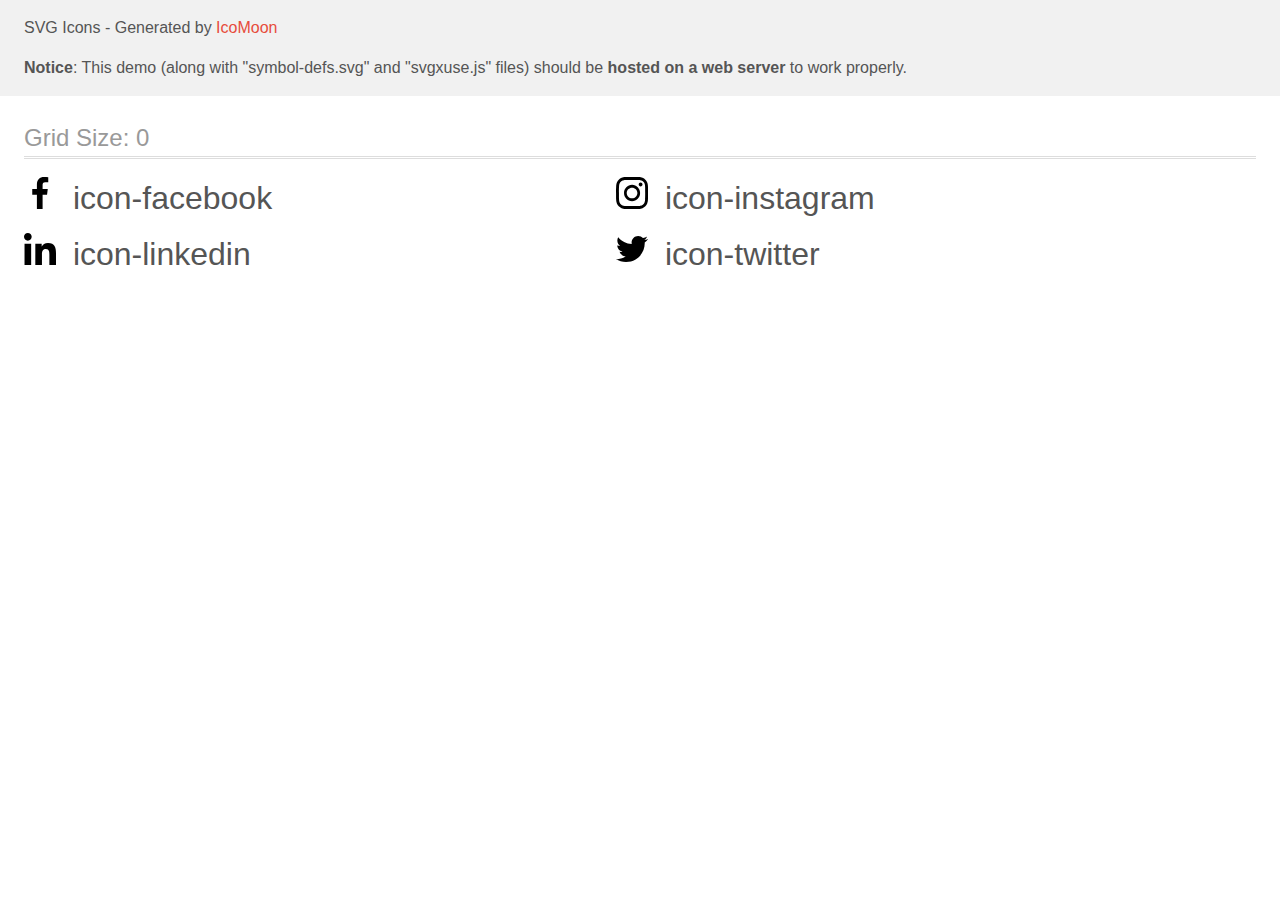
<file: images/icons/soc-link/Новая папка/demo-external-svg.html>
<!doctype html>
<html>
<head>
    <title>IcoMoon - SVG Icons</title>
    <meta charset="utf-8">
    <meta name="viewport" content="width=device-width, initial-scale=1">
    <link rel="stylesheet" href="demo-files/demo.css">
    <link rel="stylesheet" href="style.css">
</head>
<body>
<header class="bgc1 clearfix">
<div class="mhl">
    <p>SVG Icons - Generated by <a href="https://icomoon.io/app">IcoMoon</a></p><p><strong>Notice</strong>: This demo (along with "symbol-defs.svg" and "svgxuse.js" files) should be <b>hosted on a web server</b> to work properly.</p>
</div>
</header>
    <div class="clearfix mhl ptl">
        <h1 class="mvm mtn fgc1">Grid Size: 0</h1>
        <div class="glyph fs1">
            <div class="clearfix pbs">
                <svg class="icon icon-facebook"><use xlink:href="symbol-defs.svg#icon-facebook"></use></svg><span class="name"> icon-facebook</span>
            </div>
        </div>
        <div class="glyph fs1">
            <div class="clearfix pbs">
                <svg class="icon icon-instagram"><use xlink:href="symbol-defs.svg#icon-instagram"></use></svg><span class="name"> icon-instagram</span>
            </div>
        </div>
        <div class="glyph fs1">
            <div class="clearfix pbs">
                <svg class="icon icon-linkedin"><use xlink:href="symbol-defs.svg#icon-linkedin"></use></svg><span class="name"> icon-linkedin</span>
            </div>
        </div>
        <div class="glyph fs1">
            <div class="clearfix pbs">
                <svg class="icon icon-twitter"><use xlink:href="symbol-defs.svg#icon-twitter"></use></svg><span class="name"> icon-twitter</span>
            </div>
        </div>
  </div>
<script defer src="svgxuse.js"></script>
</body>
</html>
</file>
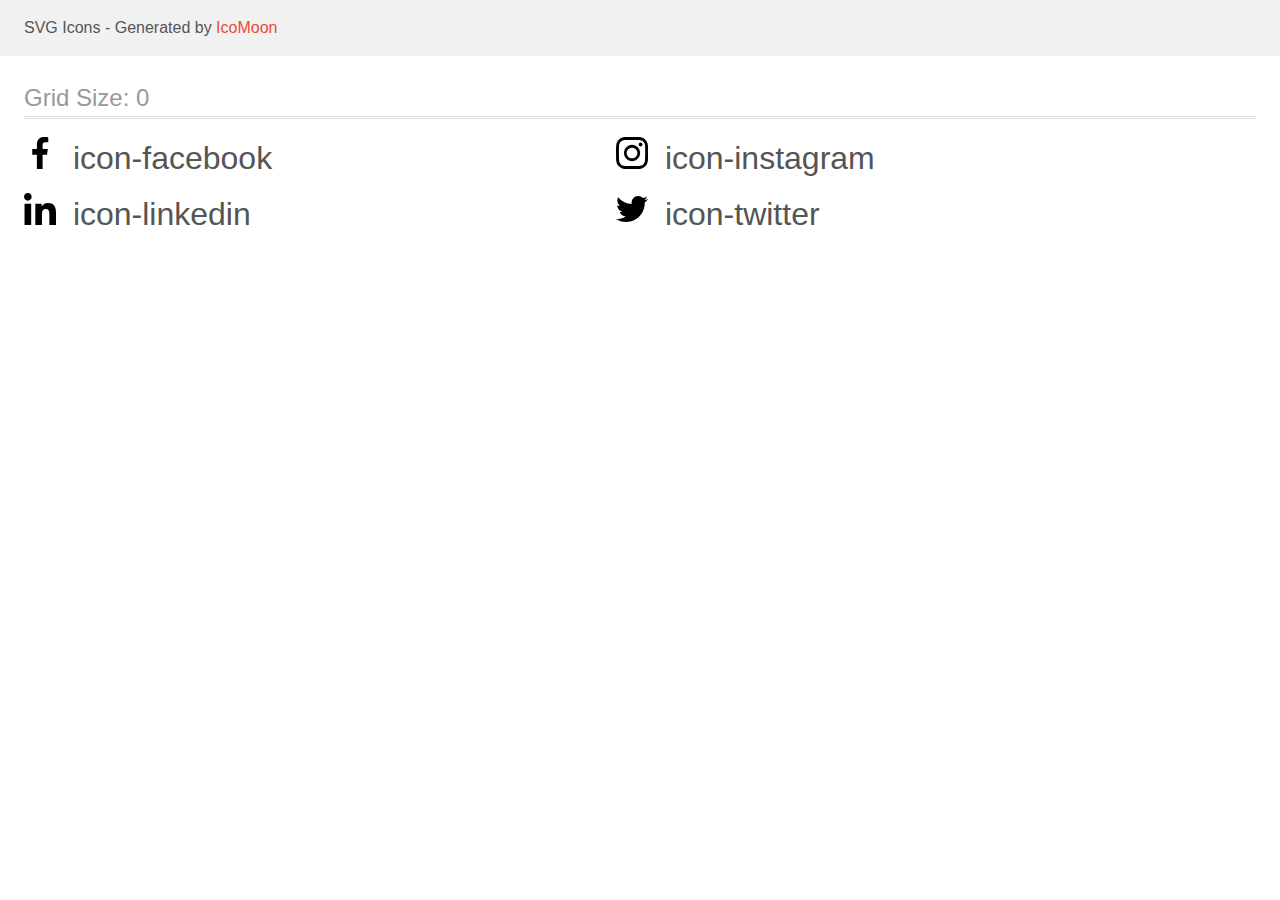
<file: images/icons/soc-link/Новая папка/demo.html>
<!doctype html>
<html>
<head>
    <title>IcoMoon - SVG Icons</title>
    <meta charset="utf-8">
    <meta name="viewport" content="width=device-width, initial-scale=1">
    <link rel="stylesheet" href="demo-files/demo.css">
    <link rel="stylesheet" href="style.css">
</head>
<body>
<svg aria-hidden="true" style="position: absolute; width: 0; height: 0; overflow: hidden;" version="1.1" xmlns="http://www.w3.org/2000/svg" xmlns:xlink="http://www.w3.org/1999/xlink">
<defs>
<symbol id="icon-facebook" viewBox="0 0 32 32">
<path d="M21.33 5.314h2.92v-5.088c-1.238-0.144-2.672-0.226-4.125-0.226-0.046 0-0.092 0-0.138 0l0.007-0c-4.212 0-7.094 2.65-7.094 7.52v4.48h-4.65v5.688h4.648v14.312h5.698v-14.31h4.46l0.708-5.69h-5.17v-3.92c0.002-1.644 0.444-2.768 2.736-2.768z"></path>
</symbol>
<symbol id="icon-instagram" viewBox="0 0 32 32">
<path d="M31.968 9.408c-0.074-1.7-0.35-2.87-0.744-3.882-0.424-1.112-1.053-2.060-1.849-2.839l-0.001-0.001c-0.78-0.791-1.724-1.417-2.778-1.824l-0.054-0.018c-1.020-0.394-2.18-0.67-3.88-0.744-1.716-0.080-2.262-0.1-6.602-0.1-4.346 0-4.89 0.020-6.596 0.094-1.7 0.074-2.868 0.35-3.88 0.744-1.112 0.424-2.060 1.053-2.839 1.849l-0.001 0.001c-0.792 0.78-1.419 1.724-1.826 2.778l-0.018 0.054c-0.394 1.020-0.668 2.18-0.744 3.88-0.080 1.714-0.1 2.26-0.1 6.602 0 4.346 0.020 4.89 0.094 6.596 0.074 1.7 0.35 2.87 0.744 3.882 0.406 1.076 1.038 2.038 1.85 2.838 0.8 0.812 1.77 1.444 2.832 1.844 1.020 0.394 2.18 0.67 3.882 0.744 1.706 0.076 2.25 0.094 6.596 0.094 4.344 0 4.888-0.020 6.594-0.094 1.7-0.074 2.87-0.35 3.882-0.744 2.157-0.85 3.832-2.525 4.663-4.627l0.019-0.055c0.394-1.020 0.67-2.18 0.744-3.882 0.076-1.706 0.094-2.25 0.094-6.596 0-4.344-0.006-4.888-0.080-6.594zM29.088 22.472c-0.070 1.564-0.332 2.408-0.552 2.97-0.551 1.4-1.638 2.488-3.002 3.027l-0.036 0.013c-0.562 0.218-1.412 0.48-2.968 0.548-1.688 0.076-2.194 0.094-6.464 0.094s-4.782-0.020-6.464-0.094c-1.564-0.068-2.408-0.33-2.97-0.55-0.721-0.269-1.335-0.676-1.837-1.193l-0.001-0.001c-0.516-0.504-0.923-1.118-1.183-1.804l-0.011-0.034c-0.22-0.562-0.48-1.412-0.55-2.968-0.074-1.688-0.094-2.196-0.094-6.464 0-4.27 0.020-4.782 0.094-6.464 0.070-1.564 0.332-2.408 0.55-2.97 0.256-0.694 0.664-1.324 1.2-1.838 0.52-0.532 1.144-0.938 1.84-1.194 0.56-0.22 1.412-0.48 2.968-0.55 1.688-0.074 2.194-0.094 6.464-0.094 4.276 0 4.78 0.020 6.464 0.094 1.562 0.070 2.406 0.332 2.968 0.55 0.694 0.256 1.326 0.662 1.84 1.194 0.53 0.52 0.936 1.144 1.192 1.84 0.22 0.56 0.482 1.41 0.55 2.968 0.076 1.688 0.094 2.194 0.094 6.464s-0.018 4.77-0.092 6.456z"></path>
<path d="M16.060 7.782c-4.462 0.102-8.041 3.743-8.041 8.22s3.578 8.118 8.031 8.22l0.009 0c4.462-0.102 8.041-3.743 8.041-8.22s-3.578-8.118-8.031-8.22l-0.009-0zM16.060 21.336c-2.946 0-5.334-2.388-5.334-5.334s2.388-5.334 5.334-5.334v0c2.946 0 5.334 2.388 5.334 5.334s-2.388 5.334-5.334 5.334v0zM26.524 7.458c0 1.060-0.86 1.92-1.92 1.92s-1.92-0.86-1.92-1.92v0c0-1.060 0.86-1.92 1.92-1.92s1.92 0.86 1.92 1.92v0z"></path>
</symbol>
<symbol id="icon-linkedin" viewBox="0 0 32 32">
<path d="M31.992 32h0.008v-11.74c0-5.74-1.236-10.164-7.948-10.164-3.226 0-5.392 1.772-6.276 3.45h-0.094v-2.912h-6.362v21.366h6.628v-10.58c0-2.784 0.528-5.476 3.976-5.476 3.4 0 3.45 3.178 3.45 5.656v10.4h6.62zM0.528 10.636h6.634v21.364h-6.634v-21.364zM3.842 0c-2.12 0-3.842 1.72-3.842 3.84s1.72 3.88 3.842 3.88 3.844-1.76 3.844-3.88c-0.002-2.118-1.726-3.84-3.846-3.84z"></path>
</symbol>
<symbol id="icon-twitter" viewBox="0 0 32 32">
<path d="M32 6.078c-1.1 0.494-2.376 0.858-3.712 1.029l-0.068 0.007c1.36-0.817 2.381-2.078 2.873-3.58l0.013-0.046c-1.197 0.723-2.591 1.274-4.076 1.574l-0.084 0.014c-1.2-1.279-2.901-2.076-4.788-2.076-3.623 0-6.56 2.937-6.56 6.56v0c0 0.52 0.044 1.020 0.152 1.496-5.468-0.276-10.278-2.878-13.495-6.828l-0.027-0.034c-0.563 0.949-0.895 2.091-0.895 3.311 0 2.264 1.145 4.261 2.888 5.442l0.023 0.015c-1.092-0.030-2.109-0.325-2.997-0.823l0.033 0.017v0.072c0.004 3.164 2.237 5.806 5.213 6.438l0.043 0.008c-0.501 0.137-1.075 0.216-1.669 0.216-0.018 0-0.036-0-0.054-0l0.003 0c-0.031 0.001-0.067 0.001-0.103 0.001-0.403 0-0.796-0.041-1.176-0.119l0.037 0.006c0.873 2.624 3.273 4.496 6.121 4.57l0.009 0c-2.214 1.744-5.044 2.798-8.12 2.798-0.005 0-0.010 0-0.015 0h0.001c-0.538 0-1.054-0.024-1.57-0.090 2.826 1.846 6.287 2.944 10.004 2.944 0.021 0 0.042-0 0.063-0h-0.003c12.072 0 18.672-10 18.672-18.668 0-0.29-0.010-0.57-0.024-0.848 1.299-0.937 2.391-2.066 3.258-3.359l0.030-0.047z"></path>
</symbol>
</defs>
</svg>

<header class="bgc1 clearfix">
<div class="mhl">
    <p>SVG Icons - Generated by <a href="https://icomoon.io/app">IcoMoon</a></p>
</div>
</header>
    <div class="clearfix mhl ptl">
        <h1 class="mvm mtn fgc1">Grid Size: 0</h1>
        <div class="glyph fs1">
            <div class="clearfix pbs">
                <svg class="icon icon-facebook"><use xlink:href="#icon-facebook"></use></svg><span class="name"> icon-facebook</span>
            </div>
        </div>
        <div class="glyph fs1">
            <div class="clearfix pbs">
                <svg class="icon icon-instagram"><use xlink:href="#icon-instagram"></use></svg><span class="name"> icon-instagram</span>
            </div>
        </div>
        <div class="glyph fs1">
            <div class="clearfix pbs">
                <svg class="icon icon-linkedin"><use xlink:href="#icon-linkedin"></use></svg><span class="name"> icon-linkedin</span>
            </div>
        </div>
        <div class="glyph fs1">
            <div class="clearfix pbs">
                <svg class="icon icon-twitter"><use xlink:href="#icon-twitter"></use></svg><span class="name"> icon-twitter</span>
            </div>
        </div>
  </div>
<script defer src="svgxuse.js"></script>
</body>
</html>
</file>
<file: css/styles.css>
:root{    
    --logo-font:'Raleway', sans-serif;
    --primary-font:'Roboto', sans-serif;
    --accent-color:orange; 
    --primary-text-color:#2E2F42;
    --secondary-text-color:#434455;
    --link-background-color:#4D5AE5;
    --white-font:#FFFFFF;
}

img
{
    display: block;
    max-width: 100%, 
    /* height: auto */
}
.list{
    list-style: none;
    }
.link {
    text-decoration: none;
}
/* =============HEADER ============= */
body{
    font-family: var(--primary-font);
    color: var(--primary-text-color);
}

h1,h2,h3,h4,h5,h6, p {margin: 0; }

ul {margin: 0;padding-left: 0;}

/* =============FLEX-BOX ============= */

.container{
    /* outline: 2px solid tomato; */
    width: 1158px;
    padding-left: 15px;
    padding-right: 15px;
    margin-left: auto;
    margin-right: auto;
}

/* .container-header{
    width: 1158px;
    margin-left: auto;
    margin-right: auto;
} */

.flex-box-nav{
    display: flex;
    align-items: center;
}

.flex-nav{ 
    display: flex;
    margin-left: 76px;}

.flex-nav .menu-item:not(last-child){
    margin-right: 40px;}

/* =============/FLEX-BOX ============= */


.logo{
    font-family: var(--logo-font);
    text-transform: uppercase;
    font-weight: 800;
    font-size: 18px;
    line-height: 1.33;
    display: flex;
    align-items: center;
    letter-spacing: 0.03em;
    font-family: var(--primary-font);
    color: var(--primary-text-color);

    padding-top: 24px;
    padding-bottom: 24px;
}

.menu .logo{
    font-family: var(--logo-font);
}

.first-part-logo{
    color:var(--link-background-color);
    font-family: var(--logo-font);
}


.main-header{
    position: absolute;
    width: 100%;
    
    background-color: var(--white-font);
    
    border-bottom-width: 1px;
    border-bottom-style: solid;
    border-bottom-color: #E7E9FC;
}

.current{
position: relative;

}

.current::after{
    content: '';
    position: absolute;
    left: 0;
    bottom: -1px;
    width: 100%;
    height: 4px;
    border-radius: 2px;
    background-color:  #404BBF;
}


/*.menu{}*/

.menu-link{    
    font-weight: 500;
    font-size: 16px;
    line-height: 1.5;
    letter-spacing: 0.02em;
    font-family: var(--primary-font);
    color: var(--primary-text-color);
    transition-property: color;
    transition-duration: 250ms;
    transition-timing-function: cubic-bezier(0.4, 0, 0.2, 1);

    }

    .menu-item .menu-link{
        display: block;
        padding-top: 24px;
        padding-bottom: 24px;
    }

.menu-link:hover, .menu-link:focus {
    color: #404BBF;
}

.contact-email, .contact-phone-number{
    font-size: 16px;
    line-height: 1.5;
    letter-spacing: 0.02em;
    color: var(--secondary-text-color);
    padding-top: 24px;
    padding-bottom: 24px;
    transition-property: color;
    transition-duration: 250ms;
    transition-timing-function: cubic-bezier(0.4, 0, 0.2, 1);
}
.flex-contact{
    display: flex;
    margin-left: auto;

}
.flex{
    display: flex;
    align-items: center; 
    gap:24px;
    }



.contact-email:hover,.contact-email:focus,
.contact-phone-number:hover, .contact-phone-number:focus{
    color: #404BBF;
}

.contact-phone-number{
    margin-left: 40px;
}

/* =============/HEADER ============= */



/* =================COMPONENTS======== */
.modal-btn{
    font-family: var(--primary-font);
    font-weight: 500;
    font-size: 16px;
    display: block;

    min-width: 169px;
    height: 56px;  
    margin-top: 48px;
    margin-left: auto;
    margin-right: auto;
    
    line-height: 1.5;
    
    letter-spacing: 0.04em;
    color: var(--white-font);
    background: var(--link-background-color);
    box-shadow: 0px 4px 4px rgba(0, 0, 0, 0.15);
    border-radius: 4px;     
    cursor: pointer;
    border-color: var(--link-background-color);

    transition-property: background-color;
    transition-duration: 250ms;
    transition-timing-function: cubic-bezier(0.4, 0, 0.2, 1);
}

.modal-btn:hover, 
.modal-btn:focus{
    background-color: #404BBF;
}


.dark-theme{    
    color: var(--white-font);
}

.logo.dark-theme{
    padding-top: 0;
    padding-bottom: 0;
    margin-bottom: 16px;
}
/* ================FOOTER=========== */
.footer-bg{
    background-color:var(--primary-text-color);  
    padding-top: 100px;
    padding-bottom: 100px;}


.dark-theme-container{
    width: 264px;
    /* margin-right: auto; */
    padding-left: 15px;
    padding-right: 15px;
    
}  

.footer-media{
    width: 1158px;
    padding-left: 15px;
    padding-right: 15px;
    margin-left: auto;
    margin-right: auto;
    justify-content:flex-start;

    gap: 120px;

    display: flex;
/* outline: 1px solid red; */
align-items: baseline;
}

.title-media{
    margin-bottom: 16px;

    font-weight: 500;
    font-size: 16px;
    line-height: 1.5;
}


.info-footer{
    font-size: 16px;
    line-height: 1.5;
    letter-spacing: 0.02em;
    color: #E7E9FC;
    width: 264px;
    margin-top: 18px;

    transition-property: color;
    transition-duration: 250ms;
    transition-timing-function: cubic-bezier(0.4, 0, 0.2, 1);
}

/* .logo.dark-theme{


} */


.info-footer:hover, 
.info-footer:focus{color:var(--accent-color);}

.footer-list{
display: flex;
justify-content: center;
gap: 16px;
/* width: 208px; */
}

.footer-soc-list{
    width: 40px;
    height: 40px;

}

.footer-soc-link{
    width: 100%;
    height: 100%;
    background-color: rgba(255, 255, 255, 0.1);
    display: flex;
    align-items: center;
    justify-content: center;
    border-radius: 50%;

    transition-property: background-color;
    transition-duration: 250ms;
    transition-timing-function: cubic-bezier(0.4, 0, 0.2, 1);
}

    .icon-footer{
        fill: #fff;
    }

    .footer-soc-link:hover,
    .footer-soc-link:focus {
        background-color: #31D0AA;;
    }

/* ================/FOOTER=========== */


/*=================/COMPONENTS======== */

/* ================HERO=========== */
.hero{
    max-width: 1440px;
    background-color: var(--primary-text-color);
    padding-top: 188px;
    padding-bottom: 188px;
    height: 600px;
    margin-left: auto;
    margin-right: auto;
    background-image: linear-gradient(rgba(46, 47, 66, 0.7), rgba(46, 47, 66, 0.7)),
            url(../images/hero-bg/people-office-bg.jpg);   
}

.hero-tittle{   
    font-size: 56px;
    line-height: 1.07;
    text-align: center;
    letter-spacing: 0.02em;    
    max-width: 540px; 
    margin: 0 auto;
}
/* .box-hero{
    

} */
.functions{
    padding-bottom:120px;

}
.tools{
    padding-top: 120px;
    padding-bottom: 120px;
}
.tools-flex{
    display: inline-block;
    width: 264px;
    }

.tools-flex:nth-child(3){
    min-width: 264px;
}

/* .tools-link{
    width: 100%;
height: 100%;
background-color: #F4F4FD;
display: flex;
align-items: center;
justify-content: center;
border-radius: 4px; 
} */

.tools-link-icon{
fill: #FFFFFF;
}


.main-flex-tools .tools-flex:nth-child(3){
    width: 267px;
}

/* .box-tools{
   box-shadow: rgba(46, 47, 66, 0.08)
   rgba(46, 47, 66, 0.16)
   rgba(46, 47, 66, 0.08)
    
} */



.title-tools{
    font-weight: 500;
    font-size: 20px;
    line-height: 1.2;
    letter-spacing: 0.02em;
    width: 100%; 
    margin-bottom: 8px;

    }

.title-functions{
    font-size: 36px;
    line-height: 1.11;
    text-align: center;
    letter-spacing: 0.02em;
    text-transform: capitalize;

    margin-bottom: 72px;
}

.title-functions .flex{
    /* width: calc((100%-72px)/3); */
    gap: 24px;
}

.tools-flex::before{
    content:"";
    width: 100%;
    height: 112px;
    background-color: #F4F4FD;
    display: flex;
    border-radius: 4px;
    background-repeat: no-repeat;
    background-position: center;
    margin-bottom: 8px;
}

.tools-flex.icon-antenna::before{
    background-image: url('../images/icons/tools-icons/antenna.svg');
}

.tools-flex.icon-clock::before{
    background-image: url('../images/icons/tools-icons/clock.svg');
}

.tools-flex.icon-diagram::before{
    background-image: url('../images/icons/tools-icons/diagram.svg');
}

.tools-flex.icon-astronaut::before{
    background-image: url('../images/icons/tools-icons/astronaut.svg');
}

.team{
background-color: #F4F4FD ;
padding-bottom:120px ;
padding-top: 120px;

}

.main-flex-tools{
    align-items:flex-start;

}

.team-bg{
    background-color: var(--white-font);
    border-radius: 4px;
box-shadow: 0px 1px 6px rgba(46, 47, 66, 0.08), 
0px 1px 1px rgba(46, 47, 66, 0.16),
0px 2px 1px rgba(46, 47, 66, 0.08);}

.team-list{
display: flex;
justify-content: center;
gap: 24px;
}

.team-soc-list{
width: 40px;
height: 40px;

}

.team-soc-link{
    width: 100%;
    height: 100%;
    background-color: #4D5AE5;
    display: flex;
    align-items: center;
    justify-content: center;
    border-radius: 50%;

    transition-property: background-color;
    transition-duration: 250ms;
    transition-timing-function: cubic-bezier(0.4, 0, 0.2, 1);
}

.team-soc-link:hover,.team-soc-link:focus{
    background-color: #404BBF;
}
.team-soc-icon{
    fill: #ffffff;
}

.box-team{
    width: 264px;
    padding-top: 32px;
    padding-bottom: 32px;
    text-align: center;
}

.subteam-title{
    font-weight: 500;
    font-size: 20px;
    line-height: 1.2;
    letter-spacing: 0.02em;   

    margin-bottom: 8px;
}

.paragraph-team{
    font-size: 16px;
    line-height: 24px;
    /*text-align: center;*/
    letter-spacing: 0.02em;
    color: var(--secondary-text-color);
    margin-bottom: 8px;
}

.section-description{    
    font-size: 16px;
    line-height: 1.5;
    letter-spacing: 0.02em;
    color: var(--secondary-text-color);
}
.tools-flex.icon-diagram>.section-description{
    min-width: 266px;
}
/* ================/HERO=========== */




/* ================PORTFOLIO=========== */

.main-font-navigation{
    margin-bottom: 72px;
    justify-content:center;

    transition-property: color;
    transition-duration: 250ms;
    transition-timing-function: cubic-bezier(0.4, 0, 0.2, 1);
}


.main-font-navigation:hover, 
.main-font-navigation:focus {
    color: var(--accent-color); 
}

.main-font-navigation-button{
    font-family: var(--primary-font);
    font-weight: 500;
    font-size: 16px;
    line-height: 1.5;
    letter-spacing: 0.04em;
    cursor: pointer;

    padding: 12px 24px;
}

.main-font-image{
    font-weight: 500;
    font-size: 20px;
    line-height: 1.2;
    letter-spacing: 0.02em;
}

.links-page{
    padding-top: 96px;
    padding-bottom: 120px;
}
.secondary-font-image{
    
    font-size: 16px;
    line-height: 1.5;
    letter-spacing: 0.02em;
    color:var(--secondary-text-color);

    padding-top: 8px;
    
}
.mix-box-portfolio{
    width: 360px;
    margin-right: 24px;
    margin-bottom: 48px;
    
    border-width: 1px;
    border-style: solid;
    border-color: #E7E9FC;

    box-shadow: 0px 1px 6px rgba(46, 47, 66, 0.08);

    transition-property: box-shadow;
    transition-duration: 250ms;
    transition-timing-function: cubic-bezier(0.4, 0, 0.2, 1);

    position: relative;
}

.mix-box-portfolio:hover, 
.mix-box-portfolio:focus{
    box-shadow: 0px 1px 6px rgba(46, 47, 66, 0.08), 
    0px 1px 1px rgba(46, 47, 66, 0.16),
    0px 2px 1px rgba(46, 47, 66, 0.08);
}
.mix-box-portfolio:nth-child(3n){
    margin-right: 0;
}
.mix-box-portfolio:nth-last-child(-n+3){
    margin-bottom: 0;
}

.mix-box-portfolio:hover .portfolio-text{
    transform: translateY(0%);

}
.portfolio-text{
    position: absolute;
    top: 0;
    font-size: 16px;
    line-height: 1.5;
    letter-spacing: 0.02em;
    color: #F4F4FD;
    background-color: rgb(77, 90, 229);
    padding-left: 32px;
    padding-top: 40px;
    padding-right: 32px;
    padding-bottom: 164px;
    height: 100%;

    transform: translateY(100%);

    transition: transform 250ms cubic-bezier(0.4, 0, 0.2, 1);
}

.img-portfolio-wrap{
    position: relative;
    overflow: hidden;
}

/* .first-button{
    background-color: #404BBF;
    color: var(--white-font); 
    border-color: #404BBF;
    border-radius: 4px;  


} */

.primary-theme-button{
    background-color: #F4F4FD;
    color: var(--link-background-color);
    border-color: #E7E9FC;
    border-radius: 4px;

    transition-property: background-color, color, border-color;
    transition-duration: 250ms;
    transition-timing-function: cubic-bezier(0.4, 0, 0.2, 1);

}

.primary-theme-button:hover,
.primary-theme-button:focus{
    background-color: #404BBF;
    color: var(--white-font); 
    border-color: #404BBF;


}
.secondary-link-image{
    background-color: var(--link-background-color);
    font-size: 16px;
    line-height: 1.5;
    letter-spacing: 0.02em;
    color: #F4F4FD;
}
/* .box-nav-portfolio{
    
} */

.container-main-portfolio{
    
    width: 1158px;
    padding-left: 15px;
    padding-right: 15px;
    margin-left: auto;
    margin-right: auto;

}

.flex-container{
    display: flex;
    flex-wrap: wrap;
}
.container .flex-container{
    padding-bottom: 120px;
    padding-top: 32px;
}

.title-card{
    padding-top: 32px;
    padding-left: 16px;
    padding-bottom: 32px;
    /* padding-right: 54px; */
}

.customers{
    padding-top: 130px;
    padding-bottom: 120px;
}

/* .customers-box{


} */

.title-customers{
    font-size: 36px;
    line-height:1.11 ;
    text-align: center;
    letter-spacing: 0.02em;    
    margin-bottom: 72px;
}

.custom-list{
    display:flex ;
    gap:24px;
}


.customers-item{
    width: calc((100% - 120px) / 6);
    height: 88px;
    border-radius: 4px;
    border: 1px solid #8E8F99;
    }

.icon-customer{
    fill: #8E8F99;
}

.customers-soc-link{
    width: 100%;
    height: 100%;
        
    display: flex;

    justify-content: center;
    align-items: center;

    transition-property: border;
    transition-duration: 250ms;
    transition-timing-function: cubic-bezier(0.4, 0, 0.2, 1);
    }

.customers-soc-link:hover, 
.customers-soc-link:focus{
    border: 1px solid #4D5AE5;
}

.customers-soc-link:hover .icon-customer,
.customers-soc-link:focus .icon-customer {
    fill: #4D5AE5;
    
}

/* .icon-customer:hover, .icon-customer:focus{
    fill: #4D5AE5;
    
} */

.social-media{
    min-width: 96px;

    /* outline: 1px solid red; */
}

    /* ================/PORTFOLIO=========== */

/* ================Скрытый заголовок! Не редактировать=========== */
.visually-hidden {
    position: absolute;
    white-space: nowrap;
    width: 1px;
    height: 1px;
    overflow: hidden;
    border: 0;
    padding: 0;
    clip: rect(0 0 0 0);
    clip-path: inset(50%);
    margin: -1px;
}
/* ================/Скрытый заголовок! Не редактировать=========== */

.backdrop{
    position: fixed;
    top: 0;
    
    width: 100%;
    height: 100%;
    background-color: rgba(46, 47, 66, 0.4);

    transition-property: opacity visibility;
    transition-duration: 250ms;
    transition-timing-function: cubic-bezier(0.4, 0, 0.2, 1);
}
.is-hidden{
    opacity: 0;
    visibility: hidden;
    pointer-events: none;
}

.backdrop.is-hidden .modal{
    transform: translate(-50%, -50%) scale(0);
}

.modal{
    position: absolute;
    top: 50%;
    left:50%;

    transform: translate(-50%, -50%) scale(1);
    width: 408px;
    min-height: 576px;
    background-color: #FCFCFC;
    box-shadow: 0px 1px 1px rgba(0, 0, 0, 0.14), 0px 1px 3px rgba(0, 0, 0, 0.12), 0px 2px 1px rgba(0, 0, 0, 0.2);
    border-radius: 4px;

    padding: 24px;
    transition: transform 250ms cubic-bezier(0.4, 0, 0.2, 1);
}

.modal-close{
    width: 24px;
    height: 24px; 
    border-radius: 50%;
    display: flex;
    justify-content: center;
    align-items: center;
    margin-left: auto;
    background-color: #E7E9FC;
    border: 1px solid rgba(0, 0, 0, 0.1);
}



/* .modal-close-icon{
    display: flex;
    align-items: center;
    justify-content: center; 
    

} */
</file>
<file: images/icons/logo/Новая папка/demo-files/demo.css>
body {
  padding: 0;
  margin: 0;
  font-family: sans-serif;
  font-size: 1em;
  line-height: 1.5;
  color: #555;
  background: #fff;
}
h1 {
  font-size: 1.5em;
  font-weight: normal;
  box-shadow: 0 1px #ddd, 0 2px #fff, 0 3px #ddd;
}
small {
  font-size: .66666667em;
}
a {
  color: #e74c3c;
  text-decoration: none;
}
a:hover, a:focus {
  box-shadow: 0 1px #e74c3c;
}
.bshadow0, input {
  box-shadow: inset 0 -2px #e7e7e7;
}
input:hover {
  box-shadow: inset 0 -2px #ccc;
}
input, fieldset {
  font-size: 1em;
  margin: 0;
  padding: 0;
  border: 0;
}
input {
  color: inherit;
  line-height: 1.5;
  height: 1.5em;
  padding: .25em 0;
}
input:focus {
  outline: none;
  box-shadow: inset 0 -2px #449fdb;
}
.glyph {
  font-size: 16px;
  margin-right: 1.5em;
  float: left;
  width: 6em;
}
svg {
  color: #000;
}
.liga {
  width: 80%;
  width: calc(100% - 2.5em);
}
.talign-right {
  text-align: right;
}
.talign-center {
  text-align: center;
}
.bgc1 {
  background: #f1f1f1;
}
.fgc0 {
  color: #000;
}
.fgc1 {
  color: #999;
}
p {
  margin-top: 1em;
  margin-bottom: 1em;
}
.mvm {
  margin-top: .75em;
  margin-bottom: .75em;
}
.mtn {
  margin-top: 0;
}
.mtl, .mal {
  margin-top: 1.5em;
}
.mbl, .mal {
  margin-bottom: 1.5em;
}
.mal, .mhl {
  margin-left: 1.5em;
  margin-right: 1.5em;
}
.mhmm {
  margin-left: 1em;
  margin-right: 1em;
}
.ptl {
  padding-top: 1.5em;
}
.pbs, .pvs {
  padding-bottom: .25em;
}
.pvs, .pts {
  padding-top: .25em;
}
.unit {
  float: left;
}
.unitRight {
  float: right;
}
.size1of2 {
  width: 50%;
}
.size1of1 {
  width: 100%;
}
.clearfix:before, .clearfix:after {
  content: " ";
  display: table;
}
.clearfix:after {
  clear: both;
}
.hidden-true {
  display: none;
}
.textbox0 {
  width: 3em;
  background: #f1f1f1;
  padding: .25em .5em;
  line-height: 1.5;
  height: 1.5em;
}
.fs0 {
  font-size: 16px;
}
.fs1 {
  font-size: 32px;
}
.name {
  font-size: 0.5em;
  margin-left: 1em;
}
</file>
<file: images/icons/logo/Новая папка/style.css>
.icon {
  display: inline-block;
  width: 1em;
  height: 1em;
  stroke-width: 0;
  stroke: currentColor;
  fill: currentColor;
}

/* ==========================================
Single-colored icons can be modified like so:
.icon-name {
  font-size: 32px;
  color: red;
}
========================================== */

.icon-brand {
  width: 1.857421875em;
}

.icon-company {
  width: 1.857421875em;
}

.icon-foster-peters {
  width: 1.857421875em;
}

.icon-tag-line {
  width: 1.857421875em;
}

.icon-tagline-here {
  width: 1.857421875em;
}

.icon-ya-company {
  width: 1.857421875em;
}
</file>
<file: images/icons/soc-link/Новая папка/demo-files/demo.css>
body {
  padding: 0;
  margin: 0;
  font-family: sans-serif;
  font-size: 1em;
  line-height: 1.5;
  color: #555;
  background: #fff;
}
h1 {
  font-size: 1.5em;
  font-weight: normal;
  box-shadow: 0 1px #ddd, 0 2px #fff, 0 3px #ddd;
}
small {
  font-size: .66666667em;
}
a {
  color: #e74c3c;
  text-decoration: none;
}
a:hover, a:focus {
  box-shadow: 0 1px #e74c3c;
}
.bshadow0, input {
  box-shadow: inset 0 -2px #e7e7e7;
}
input:hover {
  box-shadow: inset 0 -2px #ccc;
}
input, fieldset {
  font-size: 1em;
  margin: 0;
  padding: 0;
  border: 0;
}
input {
  color: inherit;
  line-height: 1.5;
  height: 1.5em;
  padding: .25em 0;
}
input:focus {
  outline: none;
  box-shadow: inset 0 -2px #449fdb;
}
.glyph {
  font-size: 16px;
  margin-right: 1.5em;
  float: left;
  width: 17em;
}
svg {
  color: #000;
}
.liga {
  width: 80%;
  width: calc(100% - 2.5em);
}
.talign-right {
  text-align: right;
}
.talign-center {
  text-align: center;
}
.bgc1 {
  background: #f1f1f1;
}
.fgc0 {
  color: #000;
}
.fgc1 {
  color: #999;
}
p {
  margin-top: 1em;
  margin-bottom: 1em;
}
.mvm {
  margin-top: .75em;
  margin-bottom: .75em;
}
.mtn {
  margin-top: 0;
}
.mtl, .mal {
  margin-top: 1.5em;
}
.mbl, .mal {
  margin-bottom: 1.5em;
}
.mal, .mhl {
  margin-left: 1.5em;
  margin-right: 1.5em;
}
.mhmm {
  margin-left: 1em;
  margin-right: 1em;
}
.ptl {
  padding-top: 1.5em;
}
.pbs, .pvs {
  padding-bottom: .25em;
}
.pvs, .pts {
  padding-top: .25em;
}
.unit {
  float: left;
}
.unitRight {
  float: right;
}
.size1of2 {
  width: 50%;
}
.size1of1 {
  width: 100%;
}
.clearfix:before, .clearfix:after {
  content: " ";
  display: table;
}
.clearfix:after {
  clear: both;
}
.hidden-true {
  display: none;
}
.textbox0 {
  width: 3em;
  background: #f1f1f1;
  padding: .25em .5em;
  line-height: 1.5;
  height: 1.5em;
}
.fs0 {
  font-size: 16px;
}
.fs1 {
  font-size: 32px;
}
.name {
  margin-left: .25em;
}
</file>
<file: images/icons/soc-link/Новая папка/style.css>
.icon {
  display: inline-block;
  width: 1em;
  height: 1em;
  stroke-width: 0;
  stroke: currentColor;
  fill: currentColor;
}

/* ==========================================
Single-colored icons can be modified like so:
.icon-name {
  font-size: 32px;
  color: red;
}
========================================== */
</file>
